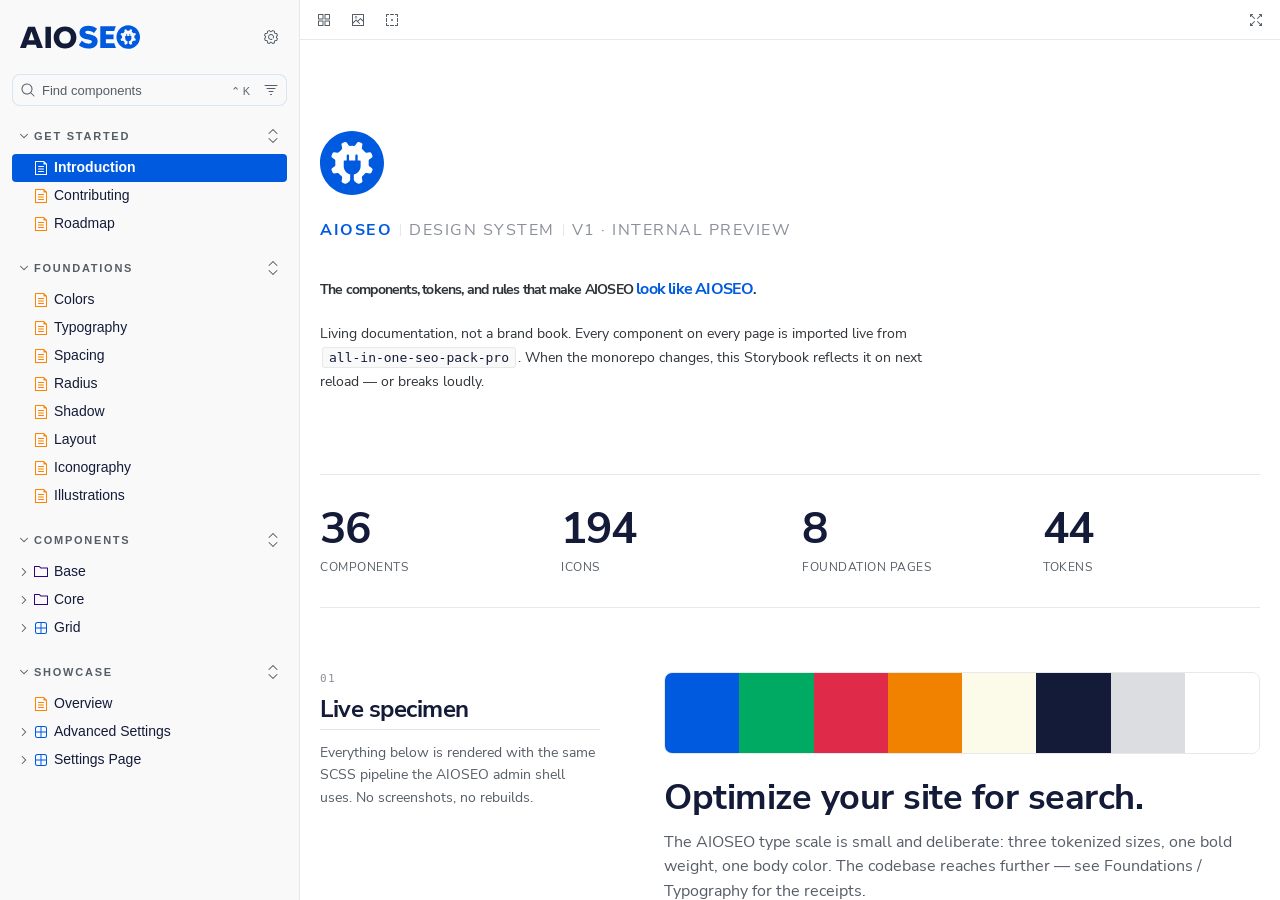
<file: index.html>
<!DOCTYPE html>
<html lang="en">
  <head>
    <meta charset="utf-8" />

    <title>storybook - Storybook</title>
    <meta name="viewport" content="width=device-width, initial-scale=1" />

    
    <link rel="icon" type="image/svg+xml" href="./favicon.svg" />
    
    <style>
      @font-face {
        font-family: 'Nunito Sans';
        font-style: normal;
        font-weight: 400;
        font-display: swap;
        src: url('./sb-common-assets/nunito-sans-regular.woff2') format('woff2');
      }

      @font-face {
        font-family: 'Nunito Sans';
        font-style: italic;
        font-weight: 400;
        font-display: swap;
        src: url('./sb-common-assets/nunito-sans-italic.woff2') format('woff2');
      }

      @font-face {
        font-family: 'Nunito Sans';
        font-style: normal;
        font-weight: 700;
        font-display: swap;
        src: url('./sb-common-assets/nunito-sans-bold.woff2') format('woff2');
      }

      @font-face {
        font-family: 'Nunito Sans';
        font-style: italic;
        font-weight: 700;
        font-display: swap;
        src: url('./sb-common-assets/nunito-sans-bold-italic.woff2') format('woff2');
      }
    </style>

    <link href="./sb-manager/runtime.js" rel="modulepreload" />

    
    <link href="./sb-addons/storybook-core-server-presets-0/common-manager-bundle.js" rel="modulepreload" />
    
    <link href="./sb-addons/docs-1/manager-bundle.js" rel="modulepreload" />
    
    <link href="./sb-addons/a11y-2/manager-bundle.js" rel="modulepreload" />
    
    <link href="./sb-addons/chromatic-com-storybook-3/manager-bundle.js" rel="modulepreload" />
    
    <link href="./sb-addons/storybook-4/manager-bundle.js" rel="modulepreload" />
      
		<link rel="icon" type="image/svg+xml" href="./favicon.svg" />
		<title>AIOSEO Design System</title>
	 

    <style>
      #storybook-root[hidden] {
        display: none !important;
      }
    </style>

    
  </head>
  <body>
    <div id="root"></div>

    
    <script>
      
        
          window['FEATURES'] = {
  "argTypeTargetsV7": true,
  "legacyDecoratorFileOrder": false,
  "disallowImplicitActionsInRenderV8": true,
  "viewport": true,
  "highlight": true,
  "controls": true,
  "interactions": true,
  "actions": true,
  "backgrounds": true,
  "outline": true,
  "measure": true,
  "sidebarOnboardingChecklist": true,
  "componentsManifest": false
};
        
      
        
          window['REFS'] = {};
        
      
        
          window['LOGLEVEL'] = "info";
        
      
        
          window['DOCS_OPTIONS'] = {
  "defaultName": "Docs"
};
        
      
        
          window['CONFIG_TYPE'] = "PRODUCTION";
        
      
        
      
        
      
        
          window['TAGS_OPTIONS'] = {};
        
      
        
          window['STORYBOOK_BUILDER'] = "vite";
        
      
        
          window['STORYBOOK_FRAMEWORK'] = "vue3-vite";
        
      
        
          window['STORYBOOK_RENDERER'] = "vue3";
        
      
        
      
    </script>
    

    <script type="module">
      import './sb-manager/globals-runtime.js';

      
        import './sb-addons/storybook-core-server-presets-0/common-manager-bundle.js';
      
        import './sb-addons/docs-1/manager-bundle.js';
      
        import './sb-addons/a11y-2/manager-bundle.js';
      
        import './sb-addons/chromatic-com-storybook-3/manager-bundle.js';
      
        import './sb-addons/storybook-4/manager-bundle.js';
      

      import './sb-manager/runtime.js';
    </script>
  </body>
</html>
</file>
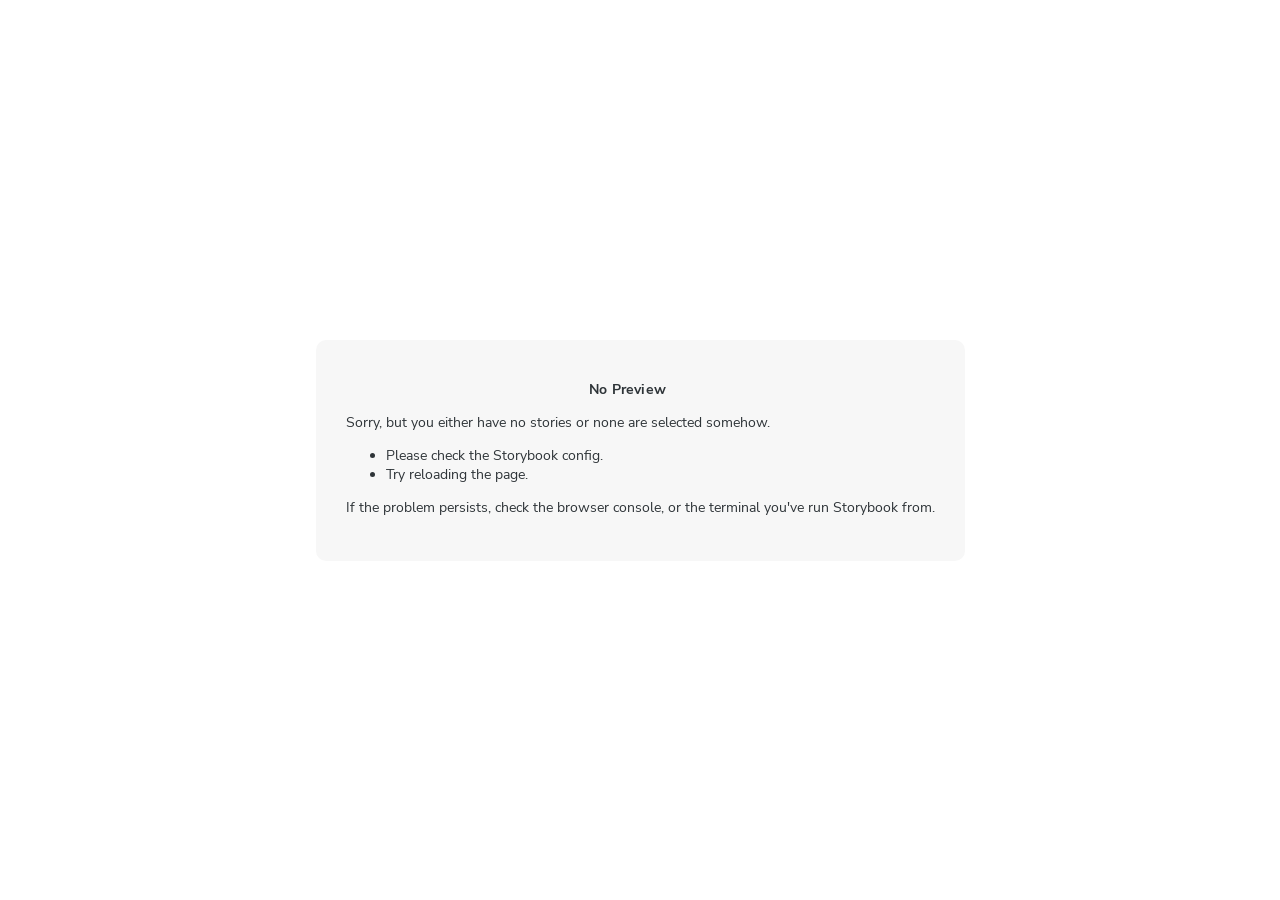
<file: iframe.html>
<!doctype html>
<!--suppress HtmlUnknownTarget -->
<html lang="en">
  <head><script type="module" src="./vite-inject-mocker-entry.js"></script>
    <meta charset="utf-8" />
    <title>Storybook</title>
    <meta name="viewport" content="width=device-width, initial-scale=1" />

    <style>
      @font-face {
        font-family: 'Nunito Sans';
        font-style: normal;
        font-weight: 400;
        font-display: swap;
        src: url('./sb-common-assets/nunito-sans-regular.woff2') format('woff2');
      }

      @font-face {
        font-family: 'Nunito Sans';
        font-style: italic;
        font-weight: 400;
        font-display: swap;
        src: url('./sb-common-assets/nunito-sans-italic.woff2') format('woff2');
      }

      @font-face {
        font-family: 'Nunito Sans';
        font-style: normal;
        font-weight: 700;
        font-display: swap;
        src: url('./sb-common-assets/nunito-sans-bold.woff2') format('woff2');
      }

      @font-face {
        font-family: 'Nunito Sans';
        font-style: italic;
        font-weight: 700;
        font-display: swap;
        src: url('./sb-common-assets/nunito-sans-bold-italic.woff2') format('woff2');
      }
    </style>

    <script>
      window.CONFIG_TYPE = 'PRODUCTION';
      window.LOGLEVEL = 'info';
      window.FRAMEWORK_OPTIONS = {};
      window.CHANNEL_OPTIONS = {};
      window.FEATURES = {"argTypeTargetsV7":true,"legacyDecoratorFileOrder":false,"disallowImplicitActionsInRenderV8":true,"viewport":true,"highlight":true,"controls":true,"interactions":true,"actions":true,"backgrounds":true,"outline":true,"measure":true,"sidebarOnboardingChecklist":true,"componentsManifest":false};
      window.STORIES = [{"titlePrefix":"","directory":"./src/docs","files":"**/*.mdx","importPathMatcher":"^\\.[\\\\/](?:src\\/docs(?:\\/(?!\\.)(?:(?:(?!(?:^|\\/)\\.).)*?)\\/|\\/|$)(?!\\.)(?=.)[^/]*?\\.mdx)$"},{"titlePrefix":"","directory":"./src/foundations","files":"**/*.mdx","importPathMatcher":"^\\.[\\\\/](?:src\\/foundations(?:\\/(?!\\.)(?:(?:(?!(?:^|\\/)\\.).)*?)\\/|\\/|$)(?!\\.)(?=.)[^/]*?\\.mdx)$"},{"titlePrefix":"","directory":"./src/stories","files":"**/*.mdx","importPathMatcher":"^\\.[\\\\/](?:src\\/stories(?:\\/(?!\\.)(?:(?:(?!(?:^|\\/)\\.).)*?)\\/|\\/|$)(?!\\.)(?=.)[^/]*?\\.mdx)$"},{"titlePrefix":"","directory":"./src/stories","files":"**/*.stories.@(ts|js)","importPathMatcher":"^\\.[\\\\/](?:src\\/stories(?:\\/(?!\\.)(?:(?:(?!(?:^|\\/)\\.).)*?)\\/|\\/|$)(?!\\.)(?=.)[^/]*?\\.stories\\.(ts|js))$"},{"titlePrefix":"","directory":"./src/patterns","files":"**/*.mdx","importPathMatcher":"^\\.[\\\\/](?:src\\/patterns(?:\\/(?!\\.)(?:(?:(?!(?:^|\\/)\\.).)*?)\\/|\\/|$)(?!\\.)(?=.)[^/]*?\\.mdx)$"},{"titlePrefix":"","directory":"./src/patterns","files":"**/*.stories.@(ts|js)","importPathMatcher":"^\\.[\\\\/](?:src\\/patterns(?:\\/(?!\\.)(?:(?:(?!(?:^|\\/)\\.).)*?)\\/|\\/|$)(?!\\.)(?=.)[^/]*?\\.stories\\.(ts|js))$"},{"titlePrefix":"","directory":"./src/showcase","files":"**/*.mdx","importPathMatcher":"^\\.[\\\\/](?:src\\/showcase(?:\\/(?!\\.)(?:(?:(?!(?:^|\\/)\\.).)*?)\\/|\\/|$)(?!\\.)(?=.)[^/]*?\\.mdx)$"},{"titlePrefix":"","directory":"./src/showcase","files":"**/*.stories.@(ts|js)","importPathMatcher":"^\\.[\\\\/](?:src\\/showcase(?:\\/(?!\\.)(?:(?:(?!(?:^|\\/)\\.).)*?)\\/|\\/|$)(?!\\.)(?=.)[^/]*?\\.stories\\.(ts|js))$"}];
      window.DOCS_OPTIONS = {"defaultName":"Docs"};
      window.TAGS_OPTIONS = {};

      

      // We do this so that "module && module.hot" etc. in Storybook source code
      // doesn't fail (it will simply be disabled)
      window.module = undefined;
      window.global = window;
    </script>
    <base target="_parent" />

<style>
  /* While we aren't showing the main block yet, but still preparing, we want everything the user has rendered, which may or may not be in #storybook-root, to be display none */
  .sb-show-preparing-story:not(.sb-show-main) > :not(.sb-preparing-story) {
    display: none;
  }

  .sb-show-preparing-docs:not(.sb-show-main) > :not(.sb-preparing-docs) {
    display: none;
  }

  /* Hide our own blocks when we aren't supposed to be showing them */
  :not(.sb-show-preparing-story) > .sb-preparing-story,
  :not(.sb-show-preparing-docs) > .sb-preparing-docs,
  :not(.sb-show-nopreview) > .sb-nopreview,
  :not(.sb-show-errordisplay) > .sb-errordisplay {
    display: none;
  }

  .sb-show-main.sb-main-centered {
    margin: 0;
    display: flex;
    align-items: center;
    min-height: 100vh;
  }

  .sb-show-main.sb-main-centered #storybook-root {
    box-sizing: border-box;
    margin: auto;
    padding: 1rem;
    max-height: 100%;
    /* Hack for centering correctly in IE11 */
  }

  /* Vertical centering fix for IE11 */
  @media screen and (-ms-high-contrast: none), (-ms-high-contrast: active) {
    .sb-show-main.sb-main-centered:after {
      content: '';
      min-height: inherit;
      font-size: 0;
    }
  }

  .sb-show-main.sb-main-fullscreen {
    margin: 0;
    padding: 0;
    display: block;
  }

  .sb-show-main.sb-main-padded {
    margin: 0;
    padding: 1rem;
    display: block;
    box-sizing: border-box;
  }

  .sb-wrapper {
    position: fixed;
    top: 0;
    bottom: 0;
    left: 0;
    right: 0;
    box-sizing: border-box;

    padding: 40px;
    font-family:
      'Nunito Sans',
      -apple-system,
      '.SFNSText-Regular',
      'San Francisco',
      BlinkMacSystemFont,
      'Segoe UI',
      'Helvetica Neue',
      Helvetica,
      Arial,
      sans-serif;
    -webkit-font-smoothing: antialiased;
    overflow: auto;
  }

  @media (max-width: 700px) {
    .sb-wrapper {
      padding: 20px;
    }
  }

  @media (max-width: 500px) {
    .sb-wrapper {
      padding: 10px;
    }
  }

  .sb-heading {
    font-size: 14px;
    font-weight: 600;
    letter-spacing: 0.2px;
    margin: 10px 0;
    padding-right: 25px;
  }

  .sb-nopreview {
    display: flex;
    align-content: center;
    justify-content: center;
    box-sizing: border-box;
  }

  .sb-nopreview_main {
    margin: auto;
    padding: 30px;
    border-radius: 10px;
    background: rgb(247, 247, 247);
    color: rgb(46, 52, 56);
  }

  .sb-nopreview_main * {
    background: rgb(247, 247, 247);
    color: rgb(46, 52, 56);
  }

  .sb-nopreview_heading {
    text-align: center;
  }

  .sb-errordisplay {
    background: #f6f9fc;
    color: black;
    z-index: 999999;
    width: 100vw;
    min-height: 100vh;
    box-sizing: border-box;
  }

  .sb-errordisplay_main {
    margin: auto;
    padding: 24px;
    display: flex;
    box-sizing: border-box;

    flex-direction: column;
    min-height: 100%;
    width: 100%;
    border-radius: 6px;
    background: white;
    color: black;
    border: 1px solid #ff0000;
    box-shadow: 0 0 64px rgba(0, 0, 0, 0.1);
    gap: 24px;
  }

  .sb-errordisplay_main ol {
    padding-left: 18px;
    margin: 0;
  }

  /* Redefine colors to ensure readability regardless of user-provided * selectors. */
  .sb-errordisplay_main * {
    background: white;
    color: black;
  }

  /* Exclude error code block from the universal reset to preserve ANSI colors and dark theme */
  .sb-errordisplay_main .sb-errordisplay_code,
  .sb-errordisplay_main .sb-errordisplay_code * {
    background: #242424;
    color: #c6c6c6;
  }

  .sb-errordisplay_main h1 {
    font-family: inherit;
    font-size: 22px;
    font-weight: 400;
    line-height: 30px;
    margin: 0;
  }

  .sb-errordisplay_main h1::before {
    content: '';
    display: inline-block;
    width: 12px;
    height: 12px;
    background: #ff4400;
    border-radius: 50%;
    margin-right: 8px;
  }

  .sb-errordisplay_main p,
  .sb-errordisplay_main ol {
    font-family: inherit;
    font-size: 14px;
    font-weight: 400;
    line-height: 19px;
    margin: 0;
  }

  .sb-errordisplay_main li + li {
    margin: 0;
    padding: 0;
    padding-top: 12px;
  }

  .sb-errordisplay_main a {
    color: currentColor;
  }

  .sb-errordisplay_main .sb-errordisplay_code {
    padding: 10px;
    flex: 1;
    background: #242424;
    color: #c6c6c6;
    box-sizing: border-box;

    font-size: 14px;
    font-weight: 400;
    line-height: 19px;
    border-radius: 4px;

    font-family:
      'Operator Mono', 'Fira Code Retina', 'Fira Code', 'FiraCode-Retina', 'Andale Mono',
      'Lucida Console', Consolas, Monaco, monospace;
    margin: 0;
    overflow: auto;
  }

  .sb-errordisplay_main .sb-errordisplay_code code {
    background-color: inherit;
    color: inherit;
  }

  .sb-errordisplay_main .sb-errordisplay_code {
    white-space: pre-wrap;
  }

  @-webkit-keyframes sb-rotate360 {
    from {
      transform: rotate(0deg);
    }

    to {
      transform: rotate(360deg);
    }
  }

  @keyframes sb-rotate360 {
    from {
      transform: rotate(0deg);
    }

    to {
      transform: rotate(360deg);
    }
  }

  @-webkit-keyframes sb-glow {
    0%,
    100% {
      opacity: 1;
    }

    50% {
      opacity: 0.4;
    }
  }

  @keyframes sb-glow {
    0%,
    100% {
      opacity: 1;
    }

    50% {
      opacity: 0.4;
    }
  }

  /* We display the preparing loaders *over* the rendering story */
  .sb-preparing-story,
  .sb-preparing-docs {
    background-color: white;
    /* Maximum possible z-index. It would be better to use stacking contexts to ensure it's always
    on top, but this isn't possible as it would require making CSS changes that could affect user code */
    z-index: 2147483647;
  }

  .sb-loader {
    -webkit-animation: sb-rotate360 0.7s linear infinite;
    animation: sb-rotate360 0.7s linear infinite;
    border-color: rgba(97, 97, 97, 0.29);
    border-radius: 50%;
    border-style: solid;
    border-top-color: #646464;
    border-width: 2px;
    display: inline-block;
    height: 32px;
    left: 50%;
    margin-left: -16px;
    margin-top: -16px;
    mix-blend-mode: difference;
    overflow: hidden;
    position: absolute;
    top: 50%;
    transition: all 200ms ease-out;
    vertical-align: top;
    width: 32px;
    z-index: 4;
  }

  .sb-previewBlock {
    background: #fff;
    border: 1px solid rgba(0, 0, 0, 0.1);
    border-radius: 4px;
    box-shadow: rgba(0, 0, 0, 0.1) 0 1px 3px 0;
    margin: 25px auto 40px;
    max-width: 600px;
  }

  .sb-previewBlock_header {
    align-items: center;
    box-shadow: rgba(0, 0, 0, 0.1) 0 -1px 0 0 inset;
    display: flex;
    gap: 14px;
    height: 40px;
    padding: 0 12px;
  }

  .sb-previewBlock_icon {
    -webkit-animation: sb-glow 1.5s ease-in-out infinite;
    animation: sb-glow 1.5s ease-in-out infinite;
    background: #e6e6e6;
    height: 14px;
    width: 14px;
  }

  .sb-previewBlock_icon:last-child {
    margin-left: auto;
  }

  .sb-previewBlock_body {
    -webkit-animation: sb-glow 1.5s ease-in-out infinite;
    animation: sb-glow 1.5s ease-in-out infinite;
    height: 182px;
    position: relative;
  }

  .sb-argstableBlock {
    border-collapse: collapse;
    border-spacing: 0;
    font-size: 13px;
    line-height: 20px;
    margin: 25px auto 40px;
    max-width: 600px;
    text-align: left;
    width: 100%;
  }

  .sb-argstableBlock th:first-of-type,
  .sb-argstableBlock td:first-of-type {
    padding-left: 20px;
  }

  .sb-argstableBlock th:nth-of-type(2),
  .sb-argstableBlock td:nth-of-type(2) {
    width: 35%;
  }

  .sb-argstableBlock th:nth-of-type(3),
  .sb-argstableBlock td:nth-of-type(3) {
    width: 15%;
  }

  .sb-argstableBlock th:last-of-type,
  .sb-argstableBlock td:last-of-type {
    width: 25%;
    padding-right: 20px;
  }

  .sb-argstableBlock th span,
  .sb-argstableBlock td span {
    -webkit-animation: sb-glow 1.5s ease-in-out infinite;
    animation: sb-glow 1.5s ease-in-out infinite;
    background-color: rgba(0, 0, 0, 0.1);
    border-radius: 0;
    box-shadow: none;
    color: transparent;
  }

  .sb-argstableBlock th {
    padding: 10px 15px;
  }

  .sb-argstableBlock-body {
    border-radius: 4px;
    box-shadow:
      rgba(0, 0, 0, 0.1) 0 1px 3px 1px,
      rgba(0, 0, 0, 0.065) 0 0 0 1px;
  }

  .sb-argstableBlock-body tr {
    background: transparent;
    overflow: hidden;
  }

  .sb-argstableBlock-body tr:not(:first-child) {
    border-top: 1px solid #e6e6e6;
  }

  .sb-argstableBlock-body tr:first-child td:first-child {
    border-top-left-radius: 4px;
  }

  .sb-argstableBlock-body tr:first-child td:last-child {
    border-top-right-radius: 4px;
  }

  .sb-argstableBlock-body tr:last-child td:first-child {
    border-bottom-left-radius: 4px;
  }

  .sb-argstableBlock-body tr:last-child td:last-child {
    border-bottom-right-radius: 4px;
  }

  .sb-argstableBlock-body td {
    background: #fff;
    padding-bottom: 10px;
    padding-top: 10px;
    vertical-align: top;
  }

  .sb-argstableBlock-body td:not(:first-of-type) {
    padding-left: 15px;
    padding-right: 15px;
  }

  .sb-argstableBlock-body button {
    -webkit-animation: sb-glow 1.5s ease-in-out infinite;
    animation: sb-glow 1.5s ease-in-out infinite;
    background-color: rgba(0, 0, 0, 0.1);
    border: 0;
    border-radius: 0;
    box-shadow: none;
    color: transparent;
    display: inline;
    font-size: 12px;
    line-height: 1;
    padding: 10px 16px;
  }

  .sb-argstableBlock-summary {
    margin-top: 4px;
  }

  .sb-argstableBlock-code {
    margin-right: 4px;
    margin-bottom: 4px;
    padding: 2px 5px;
  }

  .sb-sr-only,
  .sb-hidden-until-focus:not(:focus) {
    position: absolute;
    width: 1px;
    height: 1px;
    padding: 0px;
    margin: -1px;
    overflow: hidden;
    clip: rect(0, 0, 0, 0);
    border: none;
  }

  .sb-hidden-until-focus {
    opacity: 0;
    transition: opacity 150ms ease-out;
  }

  .sb-hidden-until-focus:focus {
    opacity: 1;
  }
</style>

<script>
  /* globals window */
  try {
    if (window.top !== window) {
      window.__REACT_DEVTOOLS_GLOBAL_HOOK__ = window.top.__REACT_DEVTOOLS_GLOBAL_HOOK__;
      window.__VUE_DEVTOOLS_GLOBAL_HOOK__ = window.top.__VUE_DEVTOOLS_GLOBAL_HOOK__;
      window.top.__VUE_DEVTOOLS_CONTEXT__ = window.document;
    }
  } catch (e) {
    // eslint-disable-next-line no-console
    console.warn('unable to connect to top frame for connecting dev tools');
  }
</script>

    <script type="module" crossorigin src="./assets/iframe-D8aQDl12.js"></script>
    <link rel="modulepreload" crossorigin href="./assets/chunk-DnJy8xQt.js">
    <link rel="modulepreload" crossorigin href="./assets/preload-helper-LBg5O6gp.js">
    <link rel="stylesheet" crossorigin href="./assets/iframe-CIwsdofs.css">
  </head>

  <body>
    <div class="sb-preparing-story sb-wrapper">
  <div class="sb-loader"></div>
</div>

<div class="sb-preparing-docs sb-wrapper">
  <div class="sb-previewBlock">
    <div class="sb-previewBlock_header">
      <div class="sb-previewBlock_icon"></div>
      <div class="sb-previewBlock_icon"></div>
      <div class="sb-previewBlock_icon"></div>
      <div class="sb-previewBlock_icon"></div>
    </div>
    <div class="sb-previewBlock_body">
      <div class="sb-loader"></div>
    </div>
  </div>
  <table aria-hidden="true" class="sb-argstableBlock">
    <thead class="sb-argstableBlock-head">
      <tr>
        <th><span>Name</span></th>
        <th><span>Description</span></th>
        <th><span>Default</span></th>
        <th><span>Control </span></th>
      </tr>
    </thead>
    <tbody class="sb-argstableBlock-body">
      <tr>
        <td><span>propertyName</span><span title="Required">*</span></td>
        <td>
          <div><span>This is a short description</span></div>
          <div class="sb-argstableBlock-summary">
            <div><span class="sb-argstableBlock-code">summary</span></div>
          </div>
        </td>
        <td>
          <div><span class="sb-argstableBlock-code">defaultValue</span></div>
        </td>
        <td><button>Set string</button></td>
      </tr>
      <tr>
        <td><span>propertyName</span><span>*</span></td>
        <td>
          <div><span>This is a short description</span></div>
          <div class="sb-argstableBlock-summary">
            <div><span class="sb-argstableBlock-code">summary</span></div>
          </div>
        </td>
        <td>
          <div><span class="sb-argstableBlock-code">defaultValue</span></div>
        </td>
        <td><button>Set string</button></td>
      </tr>
      <tr>
        <td><span>propertyName</span><span>*</span></td>
        <td>
          <div><span>This is a short description</span></div>
          <div class="sb-argstableBlock-summary">
            <div><span class="sb-argstableBlock-code">summary</span></div>
          </div>
        </td>
        <td>
          <div><span class="sb-argstableBlock-code">defaultValue</span></div>
        </td>
        <td><button>Set string</button></td>
      </tr>
    </tbody>
  </table>
</div>

<div class="sb-nopreview sb-wrapper">
  <div class="sb-nopreview_main">
    <h1 class="sb-nopreview_heading sb-heading">No Preview</h1>
    <p>Sorry, but you either have no stories or none are selected somehow.</p>
    <ul>
      <li>Please check the Storybook config.</li>
      <li>Try reloading the page.</li>
    </ul>
    <p>
      If the problem persists, check the browser console, or the terminal you've run Storybook from.
    </p>
  </div>
</div>

<div class="sb-errordisplay sb-wrapper">
  <div class="sb-errordisplay_main">
    <h1 id="error-message"></h1>
    <p>
      The component failed to render properly, likely due to a configuration issue in Storybook.
      Here are some common causes and how you can address them:
    </p>
    <ol>
      <li>
        <strong>Missing Context/Providers</strong>: You can use decorators to supply specific
        contexts or providers, which are sometimes necessary for components to render correctly. For
        detailed instructions on using decorators, please visit the
        <a href="https://storybook.js.org/docs/writing-stories/decorators"
          >Decorators documentation</a
        >.
      </li>
      <li>
        <strong>Misconfigured Webpack or Vite</strong>: Verify that Storybook picks up all necessary
        settings for loaders, plugins, and other relevant parameters. You can find step-by-step
        guides for configuring
        <a href="https://storybook.js.org/docs/builders/webpack">Webpack</a> or
        <a href="https://storybook.js.org/docs/builders/vite">Vite</a>
        with Storybook.
      </li>
      <li>
        <strong>Missing Environment Variables</strong>: Your Storybook may require specific
        environment variables to function as intended. You can set up custom environment variables
        as outlined in the
        <a href="https://storybook.js.org/docs/configure/environment-variables"
          >Environment Variables documentation</a
        >.
      </li>
    </ol>
    <pre class="sb-errordisplay_code"><code id="error-stack"></code></pre>
  </div>
</div>

    <div id="storybook-root"></div>
    <div id="storybook-docs"></div>
    <script>
      function __onViteAppLoadingError(event) {
        const hostname = globalThis.location.hostname;
        if (hostname !== 'localhost' && globalThis.CONFIG_TYPE === 'DEVELOPMENT') {
          const message = `Failed to load the Storybook preview file 'vite-app.js':

      It looks like you're visiting the Storybook development server on another hostname than localhost: '${hostname}', but you haven't configured the necessary security features to support this.
      Please re-run your Storybook development server with the '--host ${hostname}' flag, or manually configure your Vite allowedHosts configuration with viteFinal.

      See:`;
          const docs = [
            'https://storybook.js.org/docs/api/cli-options#dev',
            'https://storybook.js.org/docs/api/main-config/main-config-vite-final',
            'https://vite.dev/config/server-options.html#server-allowedhosts',
          ];
          console.error(`${message}\n${docs.map((doc) => `- ${doc}`).join('\n')}`);

          document.getElementById('storybook-root').innerHTML =
            `<p style="color: red; max-width: 70ch">${message.replaceAll(
              '\n',
              '<br/>'
            )}<ul>${docs.map((doc) => `<li><a href='${doc}' target='_blank'>${doc}</a></li>`).join('')}</ul></p>`;
          return;
        }
      }
    </script>
  </body>
</html>
</file>
<file: assets/iframe-CIwsdofs.css>
.aioseo-loading-spinner{width:35px;height:35px;position:absolute}.edit-post-sidebar .aioseo-loading-spinner,.editor-sidebar .aioseo-loading-spinner{margin-left:auto;margin-right:auto}.aioseo-loading-spinner .double-bounce1,.aioseo-loading-spinner .double-bounce2{opacity:.6;background-color:#fff;border-radius:50%;width:100%;height:100%;animation:1.3s ease-in-out infinite sk-bounce;position:absolute;top:0;left:0}.aioseo-loading-spinner.dark .double-bounce1,.aioseo-loading-spinner.dark .double-bounce2{background-color:#8c8f9a}.aioseo-loading-spinner .double-bounce2{animation-delay:-.65s}@-webkit-keyframes sk-bounce{0%,to{-webkit-transform:scale(0)}50%{-webkit-transform:scale(1)}}@keyframes sk-bounce{0%,to{transform:scale(0)}50%{transform:scale(1)}}.aioseo-button{cursor:pointer;color:#141b38;white-space:nowrap;letter-spacing:normal;border-radius:4px;flex-shrink:0;justify-content:center;align-items:center;height:48px;padding:0 20px;font-family:inherit;font-size:16px;line-height:1;text-decoration:none;transition:background-color .2s;display:inline-flex;position:relative;font-weight:600!important}.aioseo-button.small,.aioseo-button.small-table{height:32px;padding:0 14px;font-size:12px}.aioseo-button.small .aioseo-loading-spinner,.aioseo-button.small-table .aioseo-loading-spinner{width:27px;height:27px}.aioseo-button.small-table{border-radius:3px}.aioseo-button.medium{height:40px;padding:0 16px;font-size:14px}.aioseo-button.medium .aioseo-loading-spinner{width:35px;height:35px}.aioseo-button.xl{border-radius:4px;height:66px;padding:0 48px;font-size:18px}.aioseo-button.gray{color:#141b38;background-color:#f3f4f5;border:1px solid #dcdde1}.aioseo-button.gray:hover{color:#141b38;background-color:#fff}.aioseo-button.gray:active{background-color:#f3f4f5}.aioseo-button.green{color:#fff;background-color:#00aa63;border:1px solid #00aa63}.aioseo-button.green:hover{background-color:#07c575;border-color:#07c575}.aioseo-button.green:active{background-color:#15955f;border-color:#15955f}.aioseo-button.blue{color:#fff;background-color:#005ae0;border:1px solid #005ae0}.aioseo-button.blue:hover{background-color:#1a82ea;border-color:#1a82ea}.aioseo-button.blue:active{background-color:#004f9d;border-color:#004f9d}.aioseo-button.wp-blue{color:#005ae0;background-color:#f3f5f6;border:1px solid #005ae0}.aioseo-button.wp-blue:hover{color:#fff;background-color:#1a82ea;border-color:#1a82ea}.aioseo-button.wp-blue:active{color:#fff;background-color:#004f9d;border-color:#004f9d}.aioseo-button.black{color:#fff;background-color:#434960;border:1px solid #434960}.aioseo-button.black:hover{background-color:#2c324c;border-color:#2c324c}.aioseo-button.black:active{background-color:#141b38;border-color:#141b38}.aioseo-button.red{color:#fff;background-color:#df2a4a;border:1px solid #df2a4a}.aioseo-button.red:hover,.aioseo-button.red:active{background-color:#ab2039;border-color:#ab2039}.aioseo-button[disabled].loading{overflow:hidden}.aioseo-button[disabled].loading.blue{color:#004f9d;background-color:#004f9d;border-color:#004f9d}.aioseo-button[disabled].loading.blue svg{color:#004f9d}.aioseo-button[disabled].loading.blue:hover{color:#004f9d;background-color:#004f9d}.aioseo-button[disabled].loading.green{color:#15955f;background-color:#15955f;border-color:#15955f}.aioseo-button[disabled].loading.green svg{color:#15955f}.aioseo-button[disabled].loading.green:hover{color:#15955f;background-color:#15955f}.aioseo-button[disabled].loading.gray{color:#f3f4f5;background-color:#f3f4f5;border-color:#f3f4f5}.aioseo-button[disabled].loading.gray svg{color:#f3f4f5}.aioseo-button[disabled].loading.gray:hover{color:#f3f4f5;background-color:#f3f4f5}.aioseo-button[disabled].loading.black{color:#141b38;background-color:#141b38;border-color:#141b38}.aioseo-button[disabled].loading.black svg{color:#141b38}.aioseo-button[disabled].loading.black:hover{color:#141b38;background-color:#141b38}.aioseo-button:disabled,.aioseo-button.disabled{color:#8c8f9a;cursor:default;background-color:#f3f4f5;border:1px solid #dcdde1}.aioseo-button:disabled.gray:hover:not(.loading),.aioseo-button.disabled.gray:hover:not(.loading){color:#8c8f9a}.aioseo-button:disabled.wp-blue,.aioseo-button.disabled.wp-blue{background-color:#f7f7f7;border-color:#ddd}.aioseo-button:disabled.wp-blue:hover,.aioseo-button.disabled.wp-blue:hover{color:#8c8f9a;border-color:#ddd}.aioseo-button:disabled:hover,.aioseo-button.disabled:hover{background-color:#f3f4f5;border-color:#dcdde1}.aioseo-button.disabled{pointer-events:none}.aioseo-button .new-badge{text-align:center;color:#fff;background:#df2a4a;border-radius:5px;padding:5px;font-size:10px;position:absolute;top:-10px;right:-10px}.aioseo-alert{color:#141b38;border-radius:3px;padding:12px;font-size:16px;line-height:24px;position:relative}.aioseo-alert.medium{padding:8px 12px;font-size:14px;line-height:22px}.aioseo-alert.small{padding:8px;font-size:14px;line-height:22px}.aioseo-alert.smaller{padding:6px;font-size:12px;line-height:18px}.aioseo-alert .aioseo-alert-close{cursor:pointer;border-radius:50%;place-content:center;width:18px;height:18px;padding:5px;display:inline-flex;position:absolute;top:-9px;right:-9px}.aioseo-alert .aioseo-alert-close svg{width:100%;height:100%;margin:0!important}.aioseo-alert.blue{background-color:#f2f7fd;border:1px solid #005ae0}.aioseo-alert.blue .aioseo-alert-close{color:#fff;background-color:#005ae0}.aioseo-alert.blue .aioseo-alert-close:hover{background-color:#1a82ea}.aioseo-alert.green{background-color:#f2fdf8;border:1px solid #00aa63}.aioseo-alert.green .aioseo-alert-close{color:#fff;background-color:#00aa63}.aioseo-alert.green .aioseo-alert-close:hover{background-color:#07c575}.aioseo-alert.red{background-color:#fbe9ec;border:1px solid #df2a4a}.aioseo-alert.red .aioseo-alert-close{color:#fff;background-color:#df2a4a}.aioseo-alert.red .aioseo-alert-close:hover{background-color:#ab2039}.aioseo-alert.yellow{background-color:#fcfae8;border:1px solid #f18200}.aioseo-alert.yellow .aioseo-alert-close{color:#fff;background-color:#f18200}.aioseo-alert.no-border{border-width:0}.aioseo-alert.text-center{text-align:center}.aioseo-input-container{width:100%;position:relative}.aioseo-input-container .aioseo-input{width:100%}.aioseo-input-container .aioseo-input.file{margin:0;padding:0;position:absolute;inset:0;overflow:hidden}.aioseo-input-container .aioseo-input.file input[type=file]{cursor:pointer;opacity:0;margin:0;padding:0;position:absolute;inset:0}.aioseo-input-container .aioseo-input.file input[type=file]::-webkit-file-upload-button{visibility:hidden}.aioseo-input-container .aioseo-input.file input[type=file]:focus{box-shadow:none}.aioseo-input-container .aioseo-input input{color:#141b38;background-color:#fff;border:1px solid #d0d1d7;border-radius:3px;width:100%;height:48px;margin:0;padding:12px 16px;font-size:16px;line-height:24px;position:relative;overflow:hidden}.aioseo-input-container .aioseo-input input:disabled{background:#f9f9fa}.aioseo-input-container .aioseo-input input:focus{border-color:#005ae0;box-shadow:0 0 0 1px #005ae0}.aioseo-input-container .aioseo-input input::placeholder{color:#8c8f9a}.aioseo-input-container .aioseo-input input.prepend{padding-left:50px}.aioseo-input-container .aioseo-input input.append{padding-right:50px}.aioseo-input-container .aioseo-input input.small{height:32px;padding:7px 8px;font-size:12px;line-height:18px}.aioseo-input-container .aioseo-input input.small.prepend{padding-left:30px}.aioseo-input-container .aioseo-input input.small.append{padding-right:30px}.aioseo-input-container .aioseo-input input.medium{height:40px;padding:9px 12px;font-size:14px;line-height:22px}.aioseo-input-container .aioseo-input input.medium.prepend{padding-left:35px}.aioseo-input-container .aioseo-input input.medium.append{padding-right:35px}.aioseo-input-container .aioseo-input.aioseo-active input{border-color:#00aa63}.aioseo-input-container .aioseo-input.aioseo-active input:active,.aioseo-input-container .aioseo-input.aioseo-active input:focus{box-shadow:0 0 0 1px #00aa63}.aioseo-input-container .aioseo-input.aioseo-active .prepend-icon,.aioseo-input-container .aioseo-input.aioseo-active .append-icon{color:#00aa63}.aioseo-input-container .aioseo-input.aioseo-error input,.aioseo-error .aioseo-input-container .aioseo-input input{border-color:#df2a4a}.aioseo-input-container .aioseo-input.aioseo-error input:active,.aioseo-input-container .aioseo-input.aioseo-error input:focus,.aioseo-error .aioseo-input-container .aioseo-input input:active,.aioseo-error .aioseo-input-container .aioseo-input input:focus{box-shadow:0 0 0 1px #df2a4a}.aioseo-input-container .aioseo-input.aioseo-error .prepend-icon,.aioseo-input-container .aioseo-input.aioseo-error .append-icon,.aioseo-error .aioseo-input-container .aioseo-input .prepend-icon,.aioseo-error .aioseo-input-container .aioseo-input .append-icon{color:#df2a4a}.aioseo-input-container .aioseo-input.aioseo-warning input{border-color:#f18200}.aioseo-input-container .aioseo-input.aioseo-warning input:active,.aioseo-input-container .aioseo-input.aioseo-warning input:focus{box-shadow:0 0 0 1px #f18200}.aioseo-input-container .aioseo-input.aioseo-warning .prepend-icon,.aioseo-input-container .aioseo-input.aioseo-warning .append-icon{color:#f18200}.aioseo-input-container .aioseo-input .prepend-icon{color:#d0d1d7;z-index:1;align-items:center;width:30px;height:100%;display:flex;position:absolute;top:0;left:10px}.aioseo-input-container .aioseo-input .prepend-icon svg{width:30px;height:30px}.aioseo-input-container .aioseo-input .prepend-icon.small{width:20px}.aioseo-input-container .aioseo-input .prepend-icon.small svg{width:10px;height:10px}.aioseo-input-container .aioseo-input .prepend-icon.medium{width:15px}.aioseo-input-container .aioseo-input .prepend-icon.medium svg{width:15px;height:15px}.aioseo-input-container .aioseo-input .append-icon{color:#d0d1d7;z-index:1;align-items:center;height:100%;display:flex;position:absolute;top:0;right:10px}.aioseo-input-container .aioseo-input .append-icon svg{width:30px;height:30px}.aioseo-input-container .aioseo-input .append-icon.small{width:10px}.aioseo-input-container .aioseo-input .append-icon.medium{width:15px}.aioseo-input-container .aioseo-input .append-icon.clickable{cursor:pointer;color:#434960;background:#f3f4f5;border:1px solid #d0d1d7;border-radius:0 3px 3px 0;width:30px;padding:0 5px;right:0}.aioseo-input-container .aioseo-input .append-icon.clickable.small{width:15px}.aioseo-input-container .aioseo-input .append-icon.clickable.medium{width:40px;padding:0 10px}.aioseo-input-container .aioseo-input-error{margin-top:10px}.aioseo-toggle{color:#141b38;vertical-align:middle;align-items:center;display:inline-flex}.aioseo-toggle:active,.aioseo-toggle:focus{outline:2px solid #0000}.aioseo-toggle.disabled{pointer-events:none}.aioseo-toggle.disabled .toggle-content{opacity:.5}.aioseo-toggle .toggle-content{width:32px;height:18px;margin-right:8px;display:inline-block;position:relative}.aioseo-toggle .toggle-content input{display:none}.aioseo-toggle .toggle-content input:checked+.toggle-switch{background-color:#005ae0;border:1px solid #005ae0}.aioseo-toggle .toggle-content input:checked+.toggle-switch:focus{outline:2px solid #0000}.aioseo-toggle .toggle-content input:checked+.toggle-switch:before{background-color:#fff;transform:translate(13px)}.aioseo-toggle .toggle-content input:focus+.toggle-switch{outline:2px solid #0000;box-shadow:0 0 1px #005ae0}.aioseo-toggle .toggle-content .toggle-switch{cursor:pointer;background-color:#fff;border:1px solid #d0d1d7;border-radius:16px;transition:all .2s;position:absolute;inset:0}.aioseo-toggle .toggle-content .toggle-switch:before{content:"";background-color:#d0d1d7;border-radius:50%;width:12px;height:12px;transition:all .2s;position:absolute;bottom:2px;left:3px}.aioseo-radio-toggle{align-items:center;height:40px;display:flex}.aioseo-radio-toggle div{height:100%}.aioseo-radio-toggle.inline{display:inline-flex}.aioseo-radio-toggle div:first-child{border-radius:3px 0 0 3px;overflow:hidden}.aioseo-radio-toggle div:first-child label{border-radius:3px 0 0 3px}.aioseo-radio-toggle div:last-child{border-radius:0 3px 3px 0;overflow:hidden}.aioseo-radio-toggle div:last-child label{border-radius:0 3px 3px 0}.aioseo-radio-toggle input{clip:rect(0, 0, 0, 0);border:0;width:1px;height:1px;overflow:hidden;position:absolute!important}.aioseo-radio-toggle input:checked+label{color:#fff;background-color:#005ae0}.aioseo-radio-toggle input:checked+label.dark{color:#fff;background-color:#434960}.aioseo-radio-toggle label{color:#141b38;background-color:#e8e8eb;flex-direction:column;justify-content:center;align-items:center;height:100%;padding:6px 14px;font-size:14px;font-weight:600;line-height:1;transition:all .1s ease-in-out;display:flex;position:relative}.aioseo-radio-toggle label.disabled{cursor:default;pointer-events:none;opacity:.5}.aioseo-radio-toggle label:hover{cursor:pointer;background-color:#dadadf}.aioseo-radio-toggle label p{margin:0;position:absolute;bottom:15px}.aioseo-radio-toggle.small{height:32px}.aioseo-radio-toggle.small label{padding:6px 14px;font-size:12px}.aioseo-radio-toggle.circle{height:36px}.aioseo-radio-toggle.circle label{color:#8c8f9a;background:#fff}.aioseo-radio-toggle.circle input+label{border-radius:50%;width:36px;height:36px;padding:8px}.aioseo-radio-toggle.circle input:checked+label{color:#2c324c;background:#e8e8eb}[dir] .aioseo-radio-toggle.circle label{color:#8c8f9a;background:#fff}[dir] .aioseo-radio-toggle.circle input+label{border-radius:50%;width:36px;height:36px;padding:8px}[dir] .aioseo-radio-toggle.circle input:checked+label{color:#2c324c;background:#e8e8eb}@keyframes spinning{0%{transform:rotate(0)}to{transform:rotate(2turn)}}.aioseo-select{height:48px}.aioseo-select.multiselect--disabled .multiselect__select{background:0 0}.aioseo-select .multiselect__select{justify-content:center;align-items:center;min-height:40px;display:flex}.aioseo-select .multiselect__select:before{display:none}.aioseo-select .multiselect__select svg.aioseo-caret{color:#141b38;width:18px;height:18px;transition:transform .3s}.aioseo-select .multiselect__tags{border:1px solid #d0d1d7;border-radius:3px;flex-direction:column;justify-content:center;padding:16px 40px 16px 16px;display:flex;pointer-events:none!important}.aioseo-select .multiselect__tags .multiselect__spinner{border:2px solid #0000;height:calc(100% - 2px)}.aioseo-select .multiselect__tags .multiselect__spinner:after,.aioseo-select .multiselect__tags .multiselect__spinner:before{border-top-color:#434960}.aioseo-select .multiselect__tags .multiselect__tag-remove{pointer-events:auto!important}.aioseo-select .multiselect__tags .multiselect__single{color:#141b38;white-space:nowrap;text-overflow:ellipsis;margin:0;padding:0;font-size:14px;display:inline-flex;overflow:hidden}.aioseo-select .multiselect__tags .multiselect__placeholder{color:#8c8f9a;margin:0;padding:0;font-size:14px;line-height:20px}.aioseo-select .multiselect__tags .multiselect__input{color:#141b38;border:none;border-radius:0;min-height:auto;margin:0 10px 0 0;padding:0;font-size:14px;line-height:20px}.aioseo-select .multiselect__tags .multiselect__input::placeholder{font-weight:inherit;text-transform:none;letter-spacing:inherit}.aioseo-select .multiselect__tags .multiselect__input:focus{box-shadow:none;border:none;outline:0}.aioseo-select .multiselect__tags .multiselect__input::placeholder{color:#8c8f9a}.aioseo-select .multiselect__tags .multiselect__tags-wrap{flex-wrap:wrap;align-items:center;gap:6px;display:flex}.aioseo-select .multiselect__tags .multiselect__tags-wrap .multiselect__tag{color:#434960;background-color:#f3f4f5;flex-shrink:0;align-items:center;height:24px;margin:0 3px 0 0;padding:0;font-size:14px;font-weight:600;display:inline-flex}.aioseo-select .multiselect__tags .multiselect__tags-wrap .multiselect__tag .multiselect__tag-value{padding:0 5px 0 10px}.aioseo-select .multiselect__tags .multiselect__tags-wrap .multiselect__tag .multiselect__tag-remove{cursor:pointer;background-color:#f3f4f5;align-items:center;height:100%;padding:0 10px;display:flex;pointer-events:all!important}.aioseo-select .multiselect__tags .multiselect__tags-wrap .multiselect__tag .multiselect__tag-remove:hover{color:#fff;background-color:#434960}.aioseo-select .multiselect__tags .multiselect__tags-wrap .multiselect__tag .multiselect__tag-remove:hover svg.aioseo-close{color:#fff}.aioseo-select .multiselect__tags .multiselect__tags-wrap .multiselect__tag .multiselect__tag-remove svg.aioseo-close{color:#434960;width:10px;height:10px}.aioseo-error .aioseo-select .multiselect__tags{border-color:#df2a4a}.aioseo-select.multiselect--active .multiselect__tags-wrap{margin-bottom:7px}.aioseo-select.small{height:30px}.aioseo-select.small.multiselect{height:auto}.aioseo-select.small .multiselect__tags{height:30px;padding:0 34px 0 8px}.aioseo-select.small .multiselect__tags .multiselect__placeholder{font-size:14px}.aioseo-select.small .multiselect__select{height:30px;padding:0 0 0 8px}.aioseo-select.small .multiselect__input{font-size:14px}.aioseo-select.small .multiselect__content-wrapper li.multiselect__element .multiselect__option{min-height:30px;padding:8px;font-size:14px}.aioseo-select.medium{height:40px}.aioseo-select.medium .multiselect__tags{padding:9px 40px 9px 12px}.aioseo-select.medium .multiselect__select{min-height:38px}.aioseo-select.multiple{height:auto;min-height:48px}.aioseo-select.multiple.small{min-height:30px}.aioseo-select.multiple.medium{min-height:40px}.aioseo-select.multiselect--above .multiselect__content-wrapper{border-top:1px solid #d0d1d7;border-bottom:none}.aioseo-select .multiselect__content-wrapper{z-index:50;-webkit-overflow-scrolling:touch;border:1px solid #d0d1d7;border-top:none;border-bottom-right-radius:3px;border-bottom-left-radius:3px}.aioseo-select .multiselect__content-wrapper .multiselect__content{max-width:100%}.aioseo-select .multiselect__content-wrapper li.multiselect__element{border-bottom:1px solid #e8e8eb;margin:0}.aioseo-select .multiselect__content-wrapper li.multiselect__element.last{border-bottom:none}.aioseo-select .multiselect__content-wrapper li.multiselect__element .multiselect__option{color:#141b38;white-space:normal;min-height:38px;padding:8px;font-size:14px;font-weight:400;line-height:22px}.aioseo-select .multiselect__content-wrapper li.multiselect__element .multiselect__option--highlight{background-color:#f2f7fd}.aioseo-select .multiselect__content-wrapper li.multiselect__element .multiselect__option--highlight:after{color:#fff;background-color:#005ae0;font-size:12px}.aioseo-select .multiselect__content-wrapper li.multiselect__element .multiselect__option--selected{background-color:#f2f7fd}.aioseo-select .multiselect__content-wrapper li.multiselect__element .multiselect__option--disabled{font-weight:initial;color:#8c8f9a;background-color:#fff!important}.aioseo-select .multiselect__content-wrapper li.multiselect__element .multiselect__option .docLink{float:right;font-size:13px}.aioseo-checkbox{color:#141b38;align-items:center;display:inline-flex}.aioseo-checkbox.disabled,.aioseo-checkbox.no-clicks,.aioseo-checkbox.disabled .form-checkbox .fancy-checkbox,.aioseo-checkbox.no-clicks .form-checkbox .fancy-checkbox{cursor:default}.aioseo-checkbox .form-checkbox-wrapper{margin-right:8px;display:flex}.aioseo-checkbox.round .form-checkbox span,.aioseo-checkbox.round .form-checkbox span:before{border-radius:50%}.aioseo-checkbox.round:not(.medium) .form-checkbox{width:24px;height:24px}.aioseo-checkbox.round:not(.medium) .form-checkbox .fancy-checkbox svg{width:12px;height:12px}.aioseo-checkbox.round:not(.medium) .form-checkbox span:before{width:22px;height:22px;line-height:24px}.aioseo-checkbox .form-checkbox{color:#fff;vertical-align:bottom;text-align:center;width:16px;height:16px;display:inline-block;position:relative}.aioseo-checkbox .form-checkbox input{display:none}.aioseo-checkbox .form-checkbox input:checked+.fancy-checkbox.blue{background:#005ae0}.aioseo-checkbox .form-checkbox input:checked+.fancy-checkbox.green{background:#00aa63}.aioseo-checkbox .form-checkbox input:checked+.fancy-checkbox:before{background:0 0}.aioseo-checkbox .form-checkbox input:disabled+.fancy-checkbox{cursor:default;border:1px solid #d0d1d7;background:#e8e8eb!important}.aioseo-checkbox .form-checkbox input:disabled+.fancy-checkbox svg{color:#8c8f9a}.aioseo-checkbox .form-checkbox input:not(:checked):disabled+.fancy-checkbox:before{background:#e8e8eb;bottom:0;left:0}.aioseo-checkbox .form-checkbox .fancy-checkbox svg{color:#fff;width:10px;height:10px}.aioseo-checkbox .form-checkbox span{cursor:pointer;background-color:#d0d1d7;border-radius:3px;justify-content:center;align-items:center;transition:all .2s;display:flex;position:absolute;inset:0}.aioseo-checkbox .form-checkbox span:before{content:"";background-color:#fff;border-radius:2px;width:14px;height:14px;font-size:14px;line-height:16px;transition:all .2s;position:absolute;bottom:1px;left:1px}.aioseo-textarea-autosize{background-color:#fff;border:1px solid #d0d1d7;border-radius:4px;width:100%;padding:12px;font-size:14px}.aioseo-textarea-autosize::placeholder{color:#8c8f9a}.aioseo-badge.black[data-v-5a9bcc57]{color:#141b38;border:1px solid #141b38;background-color:#dcdde1!important}.aioseo-badge.green[data-v-5a9bcc57]{color:#00aa63;border:1px solid #00aa63;background-color:#ecfdf5!important}.aioseo-badge.red[data-v-5a9bcc57]{color:#df2a4a;border:1px solid #df2a4a;background-color:#fef2f2!important}.aioseo-badge.orange[data-v-5a9bcc57]{color:#f18200;border:1px solid #f18200;background-color:#fffbeb!important}.aioseo-collapse-box{flex-direction:column;display:flex}.aioseo-collapse-box__header{cursor:pointer;color:#141b38;align-items:center;gap:12px;padding:12px 12px 12px 0;font-size:14px;font-weight:700;display:flex}.aioseo-collapse-box__header-arrow{width:14px;height:14px}.aioseo-collapse-box__closed .aioseo-collapse-box__header{background:#f9f9fa;border:1px solid #d0d1d7;margin-bottom:12px;padding:12px}.popper{color:#212121;text-align:center;z-index:200000;background-color:#fafafa;border:1px solid #ebebeb;border-radius:3px;width:auto;padding:2px;font-size:14px;font-weight:400;display:inline-block;position:absolute;box-shadow:0 0 6px #3a3a3a}.popper .popper__arrow{border-style:solid;width:0;height:0;margin:5px;position:absolute}.popper[x-placement^=top]{margin-bottom:5px}.popper[x-placement^=top] .popper__arrow{border-width:5px 5px 0;border-color:#fafafa #0000 #0000;margin-top:0;margin-bottom:0;bottom:-5px;left:calc(50% - 5px)}.popper[x-placement^=bottom]{margin-top:5px}.popper[x-placement^=bottom] .popper__arrow{border-width:0 5px 5px;border-color:#0000 #0000 #fafafa;margin-top:0;margin-bottom:0;top:-5px;left:calc(50% - 5px)}.popper[x-placement^=right]{margin-left:5px}.popper[x-placement^=right] .popper__arrow{border-width:5px 5px 5px 0;border-color:#0000 #fafafa #0000 #0000;margin-left:0;margin-right:0;top:calc(50% - 5px);left:-5px}.popper[x-placement^=left]{margin-right:5px}.popper[x-placement^=left] .popper__arrow{border-width:5px 0 5px 5px;border-color:#0000 #0000 #0000 #fafafa;margin-left:0;margin-right:0;top:calc(50% - 5px);right:-5px}.aioseo-tooltip{justify-content:center;align-items:center;margin-left:12px;display:inline-flex}.aioseo-tooltip>div:nth-of-type(2){display:flex}.aioseo-card{color:#141b38;margin:var(--aioseo-gutter) 0;background-color:#fff;border:1px solid #e8e8eb;position:relative;box-shadow:0 2px 5px #0000000d}.aioseo-card.disabled .content{background:#f9f9fa}.aioseo-card svg.aioseo-circle-question-mark{width:17px;height:17px;color:#8c8f9a!important}.aioseo-card>.header{border-bottom:1px solid #e8e8eb;align-items:center;height:60px;padding:0 20px;font-size:16px;font-weight:600;display:flex}.aioseo-card>.header.toggles{cursor:pointer}.aioseo-card>.header .text{flex:auto;align-items:center;display:flex}.aioseo-card>.header .text>*{cursor:auto}.aioseo-card>.header .text .header-icon{display:flex}.aioseo-card>.header .text .header-icon svg{width:24px;height:24px;margin-right:8px}.aioseo-card>.header .text .header-title{align-items:center;display:flex}:is(.aioseo-card>.header .text .header-title .aioseo-tooltip>div:has(svg),.aioseo-card>.header .text .header-title+.aioseo-tooltip>div:has(svg)){display:inline-flex}.aioseo-card>.header .text svg.aioseo-circle-question-mark{cursor:pointer;width:17px;height:17px}.aioseo-card>.header .text .aioseo-pro-badge{margin-left:10px}.aioseo-card>.header .text .card-score{flex:1;justify-content:flex-end;align-items:center;padding-right:10px;font-size:12px;display:flex}.aioseo-card>.header .text .card-score.green{color:#00aa63}.aioseo-card>.header .text .card-score.orange{color:#f18200}.aioseo-card>.header .text .card-score.red{color:#df2a4a}.aioseo-card>.header .text .card-score svg{margin-right:4px}.aioseo-card>.header svg.aioseo-caret{cursor:pointer;width:24px;height:24px;transition:transform .3s;transform:rotate(-180deg)}.aioseo-card>.header svg.aioseo-caret.rotated{transform:rotate(-90deg)}.aioseo-card>.header svg.aioseo-close{cursor:pointer;width:14px;height:14px}.aioseo-card .content{padding:20px;font-size:14px;line-height:22px;position:relative}.aioseo-card div.aioseo-settings-row:last-child{border-bottom:none;margin-bottom:0;padding-bottom:0}@media only screen and (width<=911px){.aioseo-col.col-sm-12>.aioseo-card:last-child,.aioseo-col.col-xs-12>.aioseo-card:last-child{margin-bottom:0}.aioseo-col.col-sm-12+.aioseo-col>.aioseo-card:first-child,.aioseo-col.col-xs-12+.aioseo-col>.aioseo-card:first-child{margin-top:0}}.aioseo-col .reverse{flex-direction:column-reverse}.aioseo-col.col-xs,.aioseo-col.col-xs-1,.aioseo-col.col-xs-2,.aioseo-col.col-xs-3,.aioseo-col.col-xs-4,.aioseo-col.col-xs-5,.aioseo-col.col-xs-6,.aioseo-col.col-xs-7,.aioseo-col.col-xs-8,.aioseo-col.col-xs-9,.aioseo-col.col-xs-10,.aioseo-col.col-xs-11,.aioseo-col.col-xs-12,.aioseo-col.col-xs-offset-0,.aioseo-col.col-xs-offset-1,.aioseo-col.col-xs-offset-2,.aioseo-col.col-xs-offset-3,.aioseo-col.col-xs-offset-4,.aioseo-col.col-xs-offset-5,.aioseo-col.col-xs-offset-6,.aioseo-col.col-xs-offset-7,.aioseo-col.col-xs-offset-8,.aioseo-col.col-xs-offset-9,.aioseo-col.col-xs-offset-10,.aioseo-col.col-xs-offset-11,.aioseo-col.col-xs-offset-12{box-sizing:border-box;flex:none}.aioseo-col.col-xs{flex-grow:1;flex-basis:0;max-width:100%}.aioseo-col.col-xs-1{max-width:calc(8.33333% - var(--aioseo-gutter) * .916667);flex-basis:calc(8.33333% - var(--aioseo-gutter) * .916667)}.aioseo-col.col-xs-2{max-width:calc(16.6667% - var(--aioseo-gutter) * .833333);flex-basis:calc(16.6667% - var(--aioseo-gutter) * .833333)}.aioseo-col.col-xs-3{max-width:calc(25% - var(--aioseo-gutter) * .75);flex-basis:calc(25% - var(--aioseo-gutter) * .75)}.aioseo-col.col-xs-4{max-width:calc(33.3333% - var(--aioseo-gutter) * .666667);flex-basis:calc(33.3333% - var(--aioseo-gutter) * .666667)}.aioseo-col.col-xs-5{max-width:calc(41.6667% - var(--aioseo-gutter) * .583333);flex-basis:calc(41.6667% - var(--aioseo-gutter) * .583333)}.aioseo-col.col-xs-6{max-width:calc(50% - var(--aioseo-gutter) * .5);flex-basis:calc(50% - var(--aioseo-gutter) * .5)}.aioseo-col.col-xs-7{max-width:calc(58.3333% - var(--aioseo-gutter) * .416667);flex-basis:calc(58.3333% - var(--aioseo-gutter) * .416667)}.aioseo-col.col-xs-8{max-width:calc(66.6667% - var(--aioseo-gutter) * .333333);flex-basis:calc(66.6667% - var(--aioseo-gutter) * .333333)}.aioseo-col.col-xs-9{max-width:calc(75% - var(--aioseo-gutter) * .25);flex-basis:calc(75% - var(--aioseo-gutter) * .25)}.aioseo-col.col-xs-10{max-width:calc(83.3333% - var(--aioseo-gutter) * .166667);flex-basis:calc(83.3333% - var(--aioseo-gutter) * .166667)}.aioseo-col.col-xs-11{max-width:calc(91.6667% - var(--aioseo-gutter) * .0833333);flex-basis:calc(91.6667% - var(--aioseo-gutter) * .0833333)}.aioseo-col.col-xs-12{flex-basis:100%;max-width:100%}.aioseo-col.col-xs-offset-0{margin-left:0}.aioseo-col.col-xs-offset-1{margin-left:8.33333%}.aioseo-col.col-xs-offset-2{margin-left:16.6667%}.aioseo-col.col-xs-offset-3{margin-left:25%}.aioseo-col.col-xs-offset-4{margin-left:33.3333%}.aioseo-col.col-xs-offset-5{margin-left:41.6667%}.aioseo-col.col-xs-offset-6{margin-left:50%}.aioseo-col.col-xs-offset-7{margin-left:58.3333%}.aioseo-col.col-xs-offset-8{margin-left:66.6667%}.aioseo-col.col-xs-offset-9{margin-left:75%}.aioseo-col.col-xs-offset-10{margin-left:83.3333%}.aioseo-col.col-xs-offset-11{margin-left:91.6667%}.aioseo-col.first-xs{order:-1}.aioseo-col.last-xs{order:1}.aioseo-col.text-xs-left{justify-content:flex-start;text-align:left!important}.aioseo-col.text-xs-center{justify-content:center;text-align:center!important}.aioseo-col.text-xs-right{justify-content:flex-end;text-align:right!important}.aioseo-col.p-0{padding:0!important}.aioseo-col.pt-0,.aioseo-col.py-0{padding-top:0!important}.aioseo-col.pr-0,.aioseo-col.px-0{padding-right:0!important}.aioseo-col.pb-0,.aioseo-col.py-0{padding-bottom:0!important}.aioseo-col.pl-0,.aioseo-col.px-0{padding-left:0!important}.aioseo-col.p-1{padding:.25rem!important}.aioseo-col.pt-1,.aioseo-col.py-1{padding-top:.25rem!important}.aioseo-col.pr-1,.aioseo-col.px-1{padding-right:.25rem!important}.aioseo-col.pb-1,.aioseo-col.py-1{padding-bottom:.25rem!important}.aioseo-col.pl-1,.aioseo-col.px-1{padding-left:.25rem!important}.aioseo-col.p-2{padding:.5rem!important}.aioseo-col.pt-2,.aioseo-col.py-2{padding-top:.5rem!important}.aioseo-col.pr-2,.aioseo-col.px-2{padding-right:.5rem!important}.aioseo-col.pb-2,.aioseo-col.py-2{padding-bottom:.5rem!important}.aioseo-col.pl-2,.aioseo-col.px-2{padding-left:.5rem!important}.aioseo-col.p-3{padding:1rem!important}.aioseo-col.pt-3,.aioseo-col.py-3{padding-top:1rem!important}.aioseo-col.pr-3,.aioseo-col.px-3{padding-right:1rem!important}.aioseo-col.pb-3,.aioseo-col.py-3{padding-bottom:1rem!important}.aioseo-col.pl-3,.aioseo-col.px-3{padding-left:1rem!important}.aioseo-col.p-4{padding:1.5rem!important}.aioseo-col.pt-4,.aioseo-col.py-4{padding-top:1.5rem!important}.aioseo-col.pr-4,.aioseo-col.px-4{padding-right:1.5rem!important}.aioseo-col.pb-4,.aioseo-col.py-4{padding-bottom:1.5rem!important}.aioseo-col.pl-4,.aioseo-col.px-4{padding-left:1.5rem!important}.aioseo-col.p-5{padding:3rem!important}.aioseo-col.pt-5,.aioseo-col.py-5{padding-top:3rem!important}.aioseo-col.pr-5,.aioseo-col.px-5{padding-right:3rem!important}.aioseo-col.pb-5,.aioseo-col.py-5{padding-bottom:3rem!important}.aioseo-col.pl-5,.aioseo-col.px-5{padding-left:3rem!important}@media only screen and (width>=783px){.aioseo-col.col-sm,.aioseo-col.col-sm-1,.aioseo-col.col-sm-2,.aioseo-col.col-sm-3,.aioseo-col.col-sm-4,.aioseo-col.col-sm-5,.aioseo-col.col-sm-6,.aioseo-col.col-sm-7,.aioseo-col.col-sm-8,.aioseo-col.col-sm-9,.aioseo-col.col-sm-10,.aioseo-col.col-sm-11,.aioseo-col.col-sm-12,.aioseo-col.col-sm-offset-0,.aioseo-col.col-sm-offset-1,.aioseo-col.col-sm-offset-2,.aioseo-col.col-sm-offset-3,.aioseo-col.col-sm-offset-4,.aioseo-col.col-sm-offset-5,.aioseo-col.col-sm-offset-6,.aioseo-col.col-sm-offset-7,.aioseo-col.col-sm-offset-8,.aioseo-col.col-sm-offset-9,.aioseo-col.col-sm-offset-10,.aioseo-col.col-sm-offset-11,.aioseo-col.col-sm-offset-12{box-sizing:border-box;flex:none}.aioseo-col.col-sm{flex-grow:1;flex-basis:0;max-width:100%}.aioseo-col.col-sm-1{max-width:calc(8.33333% - var(--aioseo-gutter) * .916667);flex-basis:calc(8.33333% - var(--aioseo-gutter) * .916667)}.aioseo-col.col-sm-2{max-width:calc(16.6667% - var(--aioseo-gutter) * .833333);flex-basis:calc(16.6667% - var(--aioseo-gutter) * .833333)}.aioseo-col.col-sm-3{max-width:calc(25% - var(--aioseo-gutter) * .75);flex-basis:calc(25% - var(--aioseo-gutter) * .75)}.aioseo-col.col-sm-4{max-width:calc(33.3333% - var(--aioseo-gutter) * .666667);flex-basis:calc(33.3333% - var(--aioseo-gutter) * .666667)}.aioseo-col.col-sm-5{max-width:calc(41.6667% - var(--aioseo-gutter) * .583333);flex-basis:calc(41.6667% - var(--aioseo-gutter) * .583333)}.aioseo-col.col-sm-6{max-width:calc(50% - var(--aioseo-gutter) * .5);flex-basis:calc(50% - var(--aioseo-gutter) * .5)}.aioseo-col.col-sm-7{max-width:calc(58.3333% - var(--aioseo-gutter) * .416667);flex-basis:calc(58.3333% - var(--aioseo-gutter) * .416667)}.aioseo-col.col-sm-8{max-width:calc(66.6667% - var(--aioseo-gutter) * .333333);flex-basis:calc(66.6667% - var(--aioseo-gutter) * .333333)}.aioseo-col.col-sm-9{max-width:calc(75% - var(--aioseo-gutter) * .25);flex-basis:calc(75% - var(--aioseo-gutter) * .25)}.aioseo-col.col-sm-10{max-width:calc(83.3333% - var(--aioseo-gutter) * .166667);flex-basis:calc(83.3333% - var(--aioseo-gutter) * .166667)}.aioseo-col.col-sm-11{max-width:calc(91.6667% - var(--aioseo-gutter) * .0833333);flex-basis:calc(91.6667% - var(--aioseo-gutter) * .0833333)}.aioseo-col.col-sm-12{flex-basis:100%;max-width:100%}.aioseo-col.col-sm-offset-0{margin-left:0}.aioseo-col.col-sm-offset-1{margin-left:8.33333%}.aioseo-col.col-sm-offset-2{margin-left:16.6667%}.aioseo-col.col-sm-offset-3{margin-left:25%}.aioseo-col.col-sm-offset-4{margin-left:33.3333%}.aioseo-col.col-sm-offset-5{margin-left:41.6667%}.aioseo-col.col-sm-offset-6{margin-left:50%}.aioseo-col.col-sm-offset-7{margin-left:58.3333%}.aioseo-col.col-sm-offset-8{margin-left:66.6667%}.aioseo-col.col-sm-offset-9{margin-left:75%}.aioseo-col.col-sm-offset-10{margin-left:83.3333%}.aioseo-col.col-sm-offset-11{margin-left:91.6667%}.aioseo-col.first-sm{order:-1}.aioseo-col.last-sm{order:1}.aioseo-col.text-sm-left{justify-content:flex-start;text-align:left!important}.aioseo-col.text-sm-center{justify-content:center;text-align:center!important}.aioseo-col.text-sm-right{justify-content:flex-end;text-align:right!important}}@media only screen and (width>=912px){.aioseo-col.col-md,.aioseo-col.col-md-1,.aioseo-col.col-md-2,.aioseo-col.col-md-24,.aioseo-col.col-md-3,.aioseo-col.col-md-4,.aioseo-col.col-md-5,.aioseo-col.col-md-6,.aioseo-col.col-md-7,.aioseo-col.col-md-8,.aioseo-col.col-md-9,.aioseo-col.col-md-10,.aioseo-col.col-md-11,.aioseo-col.col-md-12,.aioseo-col.col-md-offset-0,.aioseo-col.col-md-offset-1,.aioseo-col.col-md-offset-2,.aioseo-col.col-md-offset-24,.aioseo-col.col-md-offset-3,.aioseo-col.col-md-offset-4,.aioseo-col.col-md-offset-5,.aioseo-col.col-md-offset-6,.aioseo-col.col-md-offset-7,.aioseo-col.col-md-offset-8,.aioseo-col.col-md-offset-9,.aioseo-col.col-md-offset-10,.aioseo-col.col-md-offset-11,.aioseo-col.col-md-offset-12{box-sizing:border-box;flex:none}.aioseo-col.col-md{flex-grow:1;flex-basis:0;max-width:100%}.aioseo-col.col-md-1{max-width:calc(8.33333% - var(--aioseo-gutter) * .916667);flex-basis:calc(8.33333% - var(--aioseo-gutter) * .916667)}.aioseo-col.col-md-2{max-width:calc(16.6667% - var(--aioseo-gutter) * .833333);flex-basis:calc(16.6667% - var(--aioseo-gutter) * .833333)}.aioseo-col.col-md-24{max-width:calc(20% - var(--aioseo-gutter) * .8);flex-basis:calc(20% - var(--aioseo-gutter) * .8)}.aioseo-col.col-md-3{max-width:calc(25% - var(--aioseo-gutter) * .75);flex-basis:calc(25% - var(--aioseo-gutter) * .75)}.aioseo-col.col-md-4{max-width:calc(33.3333% - var(--aioseo-gutter) * .666667);flex-basis:calc(33.3333% - var(--aioseo-gutter) * .666667)}.aioseo-col.col-md-5{max-width:calc(41.6667% - var(--aioseo-gutter) * .583333);flex-basis:calc(41.6667% - var(--aioseo-gutter) * .583333)}.aioseo-col.col-md-6{max-width:calc(50% - var(--aioseo-gutter) * .5);flex-basis:calc(50% - var(--aioseo-gutter) * .5)}.aioseo-col.col-md-7{max-width:calc(58.3333% - var(--aioseo-gutter) * .416667);flex-basis:calc(58.3333% - var(--aioseo-gutter) * .416667)}.aioseo-col.col-md-8{max-width:calc(66.6667% - var(--aioseo-gutter) * .333333);flex-basis:calc(66.6667% - var(--aioseo-gutter) * .333333)}.aioseo-col.col-md-9{max-width:calc(75% - var(--aioseo-gutter) * .25);flex-basis:calc(75% - var(--aioseo-gutter) * .25)}.aioseo-col.col-md-10{max-width:calc(83.3333% - var(--aioseo-gutter) * .166667);flex-basis:calc(83.3333% - var(--aioseo-gutter) * .166667)}.aioseo-col.col-md-11{max-width:calc(91.6667% - var(--aioseo-gutter) * .0833333);flex-basis:calc(91.6667% - var(--aioseo-gutter) * .0833333)}.aioseo-col.col-md-12{flex-basis:100%;max-width:100%}.aioseo-col.col-md-offset-0{margin-left:0}.aioseo-col.col-md-offset-1{margin-left:8.33333%}.aioseo-col.col-md-offset-2{margin-left:16.6667%}.aioseo-col.col-md-offset-24{margin-left:20%}.aioseo-col.col-md-offset-3{margin-left:25%}.aioseo-col.col-md-offset-4{margin-left:33.3333%}.aioseo-col.col-md-offset-5{margin-left:41.6667%}.aioseo-col.col-md-offset-6{margin-left:50%}.aioseo-col.col-md-offset-7{margin-left:58.3333%}.aioseo-col.col-md-offset-8{margin-left:66.6667%}.aioseo-col.col-md-offset-9{margin-left:75%}.aioseo-col.col-md-offset-10{margin-left:83.3333%}.aioseo-col.col-md-offset-11{margin-left:91.6667%}.aioseo-col.first-md{order:-1}.aioseo-col.last-md{order:1}.aioseo-col.text-md-left{justify-content:flex-start;text-align:left!important}.aioseo-col.text-md-center{justify-content:center;text-align:center!important}.aioseo-col.text-md-right{justify-content:flex-end;text-align:right!important}}@media only screen and (width>=1042px){.aioseo-col.col-lg,.aioseo-col.col-lg-1,.aioseo-col.col-lg-2,.aioseo-col.col-lg-3,.aioseo-col.col-lg-4,.aioseo-col.col-lg-5,.aioseo-col.col-lg-6,.aioseo-col.col-lg-7,.aioseo-col.col-lg-8,.aioseo-col.col-lg-9,.aioseo-col.col-lg-10,.aioseo-col.col-lg-11,.aioseo-col.col-lg-12,.aioseo-col.col-lg-offset-0,.aioseo-col.col-lg-offset-1,.aioseo-col.col-lg-offset-2,.aioseo-col.col-lg-offset-3,.aioseo-col.col-lg-offset-4,.aioseo-col.col-lg-offset-5,.aioseo-col.col-lg-offset-6,.aioseo-col.col-lg-offset-7,.aioseo-col.col-lg-offset-8,.aioseo-col.col-lg-offset-9,.aioseo-col.col-lg-offset-10,.aioseo-col.col-lg-offset-11,.aioseo-col.col-lg-offset-12{box-sizing:border-box;flex:none}.aioseo-col.col-lg{flex-grow:1;flex-basis:0;max-width:100%}.aioseo-col.col-lg-1{max-width:calc(8.33333% - var(--aioseo-gutter) * .916667);flex-basis:calc(8.33333% - var(--aioseo-gutter) * .916667)}.aioseo-col.col-lg-2{max-width:calc(16.6667% - var(--aioseo-gutter) * .833333);flex-basis:calc(16.6667% - var(--aioseo-gutter) * .833333)}.aioseo-col.col-lg-3{max-width:calc(25% - var(--aioseo-gutter) * .75);flex-basis:calc(25% - var(--aioseo-gutter) * .75)}.aioseo-col.col-lg-4{max-width:calc(33.3333% - var(--aioseo-gutter) * .666667);flex-basis:calc(33.3333% - var(--aioseo-gutter) * .666667)}.aioseo-col.col-lg-5{max-width:calc(41.6667% - var(--aioseo-gutter) * .583333);flex-basis:calc(41.6667% - var(--aioseo-gutter) * .583333)}.aioseo-col.col-lg-6{max-width:calc(50% - var(--aioseo-gutter) * .5);flex-basis:calc(50% - var(--aioseo-gutter) * .5)}.aioseo-col.col-lg-7{max-width:calc(58.3333% - var(--aioseo-gutter) * .416667);flex-basis:calc(58.3333% - var(--aioseo-gutter) * .416667)}.aioseo-col.col-lg-8{max-width:calc(66.6667% - var(--aioseo-gutter) * .333333);flex-basis:calc(66.6667% - var(--aioseo-gutter) * .333333)}.aioseo-col.col-lg-9{max-width:calc(75% - var(--aioseo-gutter) * .25);flex-basis:calc(75% - var(--aioseo-gutter) * .25)}.aioseo-col.col-lg-10{max-width:calc(83.3333% - var(--aioseo-gutter) * .166667);flex-basis:calc(83.3333% - var(--aioseo-gutter) * .166667)}.aioseo-col.col-lg-11{max-width:calc(91.6667% - var(--aioseo-gutter) * .0833333);flex-basis:calc(91.6667% - var(--aioseo-gutter) * .0833333)}.aioseo-col.col-lg-12{flex-basis:100%;max-width:100%}.aioseo-col.col-lg-offset-0{margin-left:0}.aioseo-col.col-lg-offset-1{margin-left:8.33333%}.aioseo-col.col-lg-offset-2{margin-left:16.6667%}.aioseo-col.col-lg-offset-3{margin-left:25%}.aioseo-col.col-lg-offset-4{margin-left:33.3333%}.aioseo-col.col-lg-offset-5{margin-left:41.6667%}.aioseo-col.col-lg-offset-6{margin-left:50%}.aioseo-col.col-lg-offset-7{margin-left:58.3333%}.aioseo-col.col-lg-offset-8{margin-left:66.6667%}.aioseo-col.col-lg-offset-9{margin-left:75%}.aioseo-col.col-lg-offset-10{margin-left:83.3333%}.aioseo-col.col-lg-offset-11{margin-left:91.6667%}.aioseo-col.first-lg{order:-1}.aioseo-col.last-lg{order:1}.aioseo-col.text-lg-left{justify-content:flex-start;text-align:left!important}.aioseo-col.text-lg-center{justify-content:center;text-align:center!important}.aioseo-col.text-lg-right{justify-content:flex-end;text-align:right!important}}@media only screen and (width>=1140px){.aioseo-col.col-xl,.aioseo-col.col-xl-1,.aioseo-col.col-xl-2,.aioseo-col.col-xl-3,.aioseo-col.col-xl-4,.aioseo-col.col-xl-5,.aioseo-col.col-xl-6,.aioseo-col.col-xl-7,.aioseo-col.col-xl-8,.aioseo-col.col-xl-9,.aioseo-col.col-xl-10,.aioseo-col.col-xl-11,.aioseo-col.col-xl-12,.aioseo-col.col-xl-offset-0,.aioseo-col.col-xl-offset-1,.aioseo-col.col-xl-offset-2,.aioseo-col.col-xl-offset-3,.aioseo-col.col-xl-offset-4,.aioseo-col.col-xl-offset-5,.aioseo-col.col-xl-offset-6,.aioseo-col.col-xl-offset-7,.aioseo-col.col-xl-offset-8,.aioseo-col.col-xl-offset-9,.aioseo-col.col-xl-offset-10,.aioseo-col.col-xl-offset-11,.aioseo-col.col-xl-offset-12{box-sizing:border-box;flex:none}.aioseo-col.col-xl{flex-grow:1;flex-basis:0;max-width:100%}.aioseo-col.col-xl-1{max-width:calc(8.33333% - var(--aioseo-gutter) * .916667);flex-basis:calc(8.33333% - var(--aioseo-gutter) * .916667)}.aioseo-col.col-xl-2{max-width:calc(16.6667% - var(--aioseo-gutter) * .833333);flex-basis:calc(16.6667% - var(--aioseo-gutter) * .833333)}.aioseo-col.col-xl-3{max-width:calc(25% - var(--aioseo-gutter) * .75);flex-basis:calc(25% - var(--aioseo-gutter) * .75)}.aioseo-col.col-xl-4{max-width:calc(33.3333% - var(--aioseo-gutter) * .666667);flex-basis:calc(33.3333% - var(--aioseo-gutter) * .666667)}.aioseo-col.col-xl-5{max-width:calc(41.6667% - var(--aioseo-gutter) * .583333);flex-basis:calc(41.6667% - var(--aioseo-gutter) * .583333)}.aioseo-col.col-xl-6{max-width:calc(50% - var(--aioseo-gutter) * .5);flex-basis:calc(50% - var(--aioseo-gutter) * .5)}.aioseo-col.col-xl-7{max-width:calc(58.3333% - var(--aioseo-gutter) * .416667);flex-basis:calc(58.3333% - var(--aioseo-gutter) * .416667)}.aioseo-col.col-xl-8{max-width:calc(66.6667% - var(--aioseo-gutter) * .333333);flex-basis:calc(66.6667% - var(--aioseo-gutter) * .333333)}.aioseo-col.col-xl-9{max-width:calc(75% - var(--aioseo-gutter) * .25);flex-basis:calc(75% - var(--aioseo-gutter) * .25)}.aioseo-col.col-xl-10{max-width:calc(83.3333% - var(--aioseo-gutter) * .166667);flex-basis:calc(83.3333% - var(--aioseo-gutter) * .166667)}.aioseo-col.col-xl-11{max-width:calc(91.6667% - var(--aioseo-gutter) * .0833333);flex-basis:calc(91.6667% - var(--aioseo-gutter) * .0833333)}.aioseo-col.col-xl-12{flex-basis:100%;max-width:100%}.aioseo-col.col-xl-offset-0{margin-left:0}.aioseo-col.col-xl-offset-1{margin-left:8.33333%}.aioseo-col.col-xl-offset-2{margin-left:16.6667%}.aioseo-col.col-xl-offset-3{margin-left:25%}.aioseo-col.col-xl-offset-4{margin-left:33.3333%}.aioseo-col.col-xl-offset-5{margin-left:41.6667%}.aioseo-col.col-xl-offset-6{margin-left:50%}.aioseo-col.col-xl-offset-7{margin-left:58.3333%}.aioseo-col.col-xl-offset-8{margin-left:66.6667%}.aioseo-col.col-xl-offset-9{margin-left:75%}.aioseo-col.col-xl-offset-10{margin-left:83.3333%}.aioseo-col.col-xl-offset-11{margin-left:91.6667%}.aioseo-col.first-xl{order:-1}.aioseo-col.last-xl{order:1}.aioseo-col.text-xl-left{justify-content:flex-start;text-align:left!important}.aioseo-col.text-xl-center{justify-content:center;text-align:center!important}.aioseo-col.text-xl-right{justify-content:flex-end;text-align:right!important}}.aioseo-row{box-sizing:border-box;gap:var(--aioseo-gutter,8px);flex-flow:wrap;flex:0 auto;display:flex}.aioseo-row.reverse{flex-direction:row-reverse}.aioseo-row.start-xs{text-align:start;justify-content:flex-start}.aioseo-row.center-xs{text-align:center;justify-content:center}.aioseo-row.end-xs{text-align:end;justify-content:flex-end}.aioseo-row.top-xs{align-items:flex-start}.aioseo-row.middle-xs{align-items:center}.aioseo-row.bottom-xs{align-items:flex-end}.aioseo-row.around-xs{justify-content:space-around}.aioseo-row.between-xs{justify-content:space-between}@media only screen and (width>=783px){.aioseo-row.start-sm{text-align:start;justify-content:flex-start}.aioseo-row.center-sm{text-align:center;justify-content:center}.aioseo-row.end-sm{text-align:end;justify-content:flex-end}.aioseo-row.top-sm{align-items:flex-start}.aioseo-row.middle-sm{align-items:center}.aioseo-row.bottom-sm{align-items:flex-end}.aioseo-row.around-sm{justify-content:space-around}.aioseo-row.between-sm{justify-content:space-between}}@media only screen and (width>=912px){.aioseo-row.start-md{text-align:start;justify-content:flex-start}.aioseo-row.center-md{text-align:center;justify-content:center}.aioseo-row.end-md{text-align:end;justify-content:flex-end}.aioseo-row.top-md{align-items:flex-start}.aioseo-row.middle-md{align-items:center}.aioseo-row.bottom-md{align-items:flex-end}.aioseo-row.around-md{justify-content:space-around}.aioseo-row.between-md{justify-content:space-between}}@media only screen and (width>=1042px){.aioseo-row.start-lg{text-align:start;justify-content:flex-start}.aioseo-row.center-lg{text-align:center;justify-content:center}.aioseo-row.end-lg{text-align:end;justify-content:flex-end}.aioseo-row.top-lg{align-items:flex-start}.aioseo-row.middle-lg{align-items:center}.aioseo-row.bottom-lg{align-items:flex-end}.aioseo-row.around-lg{justify-content:space-around}.aioseo-row.between-lg{justify-content:space-between}}.aioseo-settings-row{margin-bottom:var(--aioseo-gutter);padding-bottom:var(--aioseo-gutter);border-bottom:1px solid #e8e8eb}.aioseo-settings-row:last-child{border-bottom:0;margin-bottom:0;padding-bottom:0}@media only screen and (width>=912px){.aioseo-settings-row>.col-md-3:first-child{max-width:240px}.aioseo-settings-row:not(.no-right-max-width)>.col-md-9:last-child{flex:1;max-width:940px}}.aioseo-settings-row :where(.aioseo-row){--aioseo-gutter:12px}.aioseo-settings-row>:last-child,.aioseo-settings-row.no-margin{margin-bottom:0}.aioseo-settings-row.small-padding{padding-bottom:4px}.aioseo-settings-row.medium-margin{margin-bottom:16px}.aioseo-settings-row.no-border{border:none;margin-bottom:0}.aioseo-settings-row.no-horizontal-margin{margin-left:0!important;margin-right:0!important}.aioseo-settings-row.no-vertical-margin{margin-top:0!important;margin-bottom:0!important}.aioseo-settings-row>.aioseo-col{padding-block:0}.aioseo-settings-row .settings-name{color:#141b38}.aioseo-settings-row .settings-name .name{align-items:center;font-size:14px;font-weight:600;line-height:22px;display:flex}.aioseo-settings-row .settings-name .name.small-margin{margin-bottom:5px}.aioseo-settings-row .settings-name .name.align-small{line-height:30px}.aioseo-settings-row .settings-name .name .aioseo-pro-badge{margin-left:10px}.aioseo-settings-row .settings-name .required-field{color:#df2a4a}.aioseo-settings-row .settings-name .aioseo-description{margin-top:12px}.aioseo-settings-row .aioseo-settings-content{font-size:14px;line-height:22px}.aioseo-settings-row p.description{font-size:14px}.aioseo-pro-badge{color:#434960;background:#e8e8eb;border-radius:3px;align-items:center;height:22px;padding:0 4px;font-size:12px;font-weight:600;line-height:18px;display:inline-flex}.aioseo-modal{--aioseo-modal-z-index:9998}.aioseo-modal .modal-mask{z-index:var(--aioseo-modal-z-index);-webkit-backdrop-filter:blur(1.5px);backdrop-filter:blur(1.5px);pointer-events:none;background-color:#0020504d;width:100%;height:100%;transition:opacity .3s;position:fixed;top:0;left:0}@media screen and (width<=520px){.aioseo-modal .modal-mask{display:block;top:46px}}.aioseo-modal .modal-wrapper{z-index:var(--aioseo-modal-z-index);pointer-events:auto;place-content:center;align-items:center;width:100%;height:100%;font-family:-apple-system,BlinkMacSystemFont,Segoe UI,Roboto,Helvetica,Arial,sans-serif;display:flex;position:fixed;top:0;left:0}@media screen and (width<=520px){.aioseo-modal .modal-wrapper{height:100%;display:block}}.aioseo-modal .modal-wrapper .modal-container{background-color:#fff;width:100%;max-width:840px;margin:0 auto;transition:all .3s;overflow:hidden;box-shadow:0 10px 30px #00000026}@media screen and (width<=520px){.aioseo-modal .modal-wrapper .modal-container{width:100%;max-width:100%;height:100%;max-height:calc(100vh - 46px)}}.aioseo-modal .modal-wrapper .modal-container .modal-header{color:#141b38;z-index:15;padding:0 0 0 var(--aioseo-gutter);background-color:#fff;border-bottom:1px solid #e8e8eb;align-items:center;height:56px;font-size:18px;font-weight:600;line-height:1.4;display:flex;position:relative;top:0}@media screen and (width<=520px){.aioseo-modal .modal-wrapper .modal-container .modal-header{padding:15px 0 0 20px}}.aioseo-modal .modal-wrapper .modal-container .modal-header button.close{color:#141b38;cursor:pointer;opacity:1;background-color:#fff;border:none;outline:none;width:14px;height:14px;margin:0;padding:0;line-height:14px;position:absolute;top:50%;right:20px;transform:translateY(-50%)}.aioseo-modal .modal-wrapper .modal-container .modal-header button.close:focus{outline-offset:2px;outline:1px solid #005ae0}.aioseo-modal .modal-wrapper .modal-container .modal-header button.close svg.aioseo-close{width:inherit;height:inherit}.aioseo-modal .modal-wrapper .modal-container .modal-body{max-height:75vh;padding:0;position:relative;overflow:hidden auto}.aioseo-modal .modal-wrapper .modal-container .modal-body .aioseo-modal-content.has-padding{padding:40px}.aioseo-modal .modal-wrapper .modal-container .modal-body.allow-overflow{overflow:visible}.aioseo-modal .modal-wrapper .modal-container .modal-container__footer{border-top:1px solid #e8e8eb}@media screen and (width<=520px){.aioseo-modal .modal-wrapper .modal-container .modal-body,.aioseo-modal .modal-wrapper .modal-container .modal-body>div,.aioseo-modal .modal-wrapper .modal-container .aioseo-modal-content,.aioseo-modal .modal-wrapper .modal-container .aioseo-modal-content>.component-wrapper{height:100%}.aioseo-modal .modal-wrapper .modal-container .aioseo-modal-content>.component-wrapper{align-items:flex-end;display:flex}.aioseo-modal .modal-wrapper .modal-container .aioseo-post-social,.aioseo-modal .modal-wrapper .modal-container .aioseo-post-general{height:100%!important;max-height:100%!important}.aioseo-modal .modal-wrapper .modal-container .aioseo-post-social .mobile-radio-buttons,.aioseo-modal .modal-wrapper .modal-container .aioseo-post-general .mobile-radio-buttons{margin-bottom:0}.aioseo-modal .modal-wrapper .modal-container .aioseo-add-template-tag{display:none}.aioseo-modal .modal-wrapper .modal-container .tab-facebook .aioseo-settings-row:last-of-type,.aioseo-modal .modal-wrapper .modal-container .tab-twitter .aioseo-settings-row:last-of-type{margin-bottom:64px!important;padding-bottom:32px!important}}.aioseo-modal.allow-overflow .modal-container,.aioseo-modal.allow-overflow .modal-container .modal-body{overflow:visible}.modal-background-enter-active,.modal-background-leave-active{transition:opacity .3s}.modal-background-enter-from,.modal-background-leave-to{opacity:0}.modal-content-enter-active{transition:all .3s cubic-bezier(.52,.02,.19,1.02) 50ms}.modal-content-leave-active{transition:all .3s cubic-bezier(.52,.02,.19,1.02)}.modal-content-enter-from,.modal-content-leave-to{opacity:0;transform:scale(.8)}.aioseo-drawer{--aioseo-drawer-z-index:100001}.aioseo-drawer .drawer-mask{z-index:var(--aioseo-drawer-z-index);opacity:.5;background-color:#141b38;position:fixed;inset:0 0 0 160px}@media screen and (width<=782px){.aioseo-drawer .drawer-mask{left:0}}.aioseo-drawer .drawer-container{z-index:var(--aioseo-drawer-z-index);background-color:#fff;border-left:1px solid #e8e8eb;flex-direction:column;max-width:100vw;font-family:-apple-system,BlinkMacSystemFont,Segoe UI,Roboto,Helvetica,Arial,sans-serif;display:flex;position:fixed;top:0;bottom:0;right:0;box-shadow:-10px 0 30px #00000014}.aioseo-drawer .drawer-header{color:#141b38;background-color:#fff;border-bottom:1px solid #e8e8eb;flex:none;align-items:center;height:56px;padding:0 20px;font-size:16px;font-weight:600;display:flex;position:relative}.aioseo-drawer .drawer-header .drawer-title{flex:auto;min-width:0}.aioseo-drawer .drawer-header button.close{color:#141b38;cursor:pointer;background-color:#fff;border:none;flex:none;justify-content:center;align-items:center;width:14px;height:14px;padding:0;line-height:14px;display:inline-flex}.aioseo-drawer .drawer-header button.close:focus-visible{outline-offset:2px;outline:1px solid #005ae0}.aioseo-drawer .drawer-header button.close svg.aioseo-close{width:14px;height:14px}.aioseo-drawer .drawer-body{flex:auto;padding:20px;overflow-y:auto}.aioseo-drawer .drawer-footer{background-color:#fff;border-top:1px solid #e8e8eb;flex:none;padding:10px 20px}.drawer-mask-enter-active,.drawer-mask-leave-active{transition:opacity .3s}.drawer-mask-enter-from,.drawer-mask-leave-to{opacity:0}.drawer-panel-enter-active,.drawer-panel-leave-active{transition:transform .3s}.drawer-panel-enter-from,.drawer-panel-leave-to{transform:translate(100%)}.aioseo-tab-item{font-size:14px;display:none}.aioseo-tab-item-active{display:block}.aioseo-tab-item-content{padding-top:15px}.aioseo-tab-separator{color:#d0d1d7;margin:0 7px}.aioseo-tab-headers{display:flex}.aioseo-tab-headers .aioseo-tab-header{cursor:pointer;color:#005ae0;background:0 0;border:none;outline:none;padding:0;font-size:14px;font-weight:400}.aioseo-tab-headers .aioseo-tab-header:not(:last-child){margin-right:5px}.aioseo-tab-headers .aioseo-tab-header:not(:first-child){margin-left:5px}.aioseo-tab-headers .aioseo-tab-header-active{color:#141b38;font-weight:700}.aioseo-blur{filter:blur(3px);pointer-events:none;-webkit-user-select:none;user-select:none}.aioseo-add-template-tag{color:#141b38;cursor:pointer;-webkit-user-select:none;user-select:none;background-color:#fff;border:1px solid #d0d1d7;border-radius:3px;align-items:center;padding:2px 8px;font-size:12px;font-weight:600;line-height:18px;display:flex}.aioseo-add-template-tag:hover{background-color:#f3f4f5}.aioseo-add-template-tag svg.aioseo-plus{color:#005ae0;width:10px;height:10px;margin-right:4px}.aioseo-copy-block{display:inline-flex}.aioseo-copy-block .message{background-color:#fff;border:1px solid #dcdde1;border-radius:3px 0 0 3px;align-items:center;min-height:56px;padding:10px 24px;font-weight:600;display:flex}.aioseo-copy-block .copy-tooltip{display:flex}.aioseo-copy-block .copy{cursor:pointer;background-color:#fff;border:1px solid #dcdde1;border-left-width:0;border-radius:0 3px 3px 0;align-items:center;min-height:56px;padding:10px 16px;font-weight:600;display:flex}.aioseo-copy-block .copy:hover svg.aioseo-copy{color:#a7a7a7}.aioseo-copy-block .copy svg.aioseo-copy{color:#dadada;width:20px;height:20px}.aioseo-copy-block .copy svg.aioseo-circle-check-solid{color:#00aa63;width:20px;height:20px}.aioseo-facebook-preview[data-v-14bfdb75]{--primary-text:#050505;--secondary-text:#65676b;background-color:#f0f2f5;justify-content:center;align-items:center;padding:20px;display:flex}.aioseo-facebook-preview .facebook-post[data-v-14bfdb75]{background-color:#fff;border:1px solid #e8e8eb;border-radius:8px;width:100%;max-width:525px}.aioseo-facebook-preview .facebook-post .facebook-header[data-v-14bfdb75]{align-items:center;height:65px;padding:0 12px;display:flex}.aioseo-facebook-preview .facebook-post .facebook-header .profile-photo[data-v-14bfdb75]{border:1px solid #e8e8eb;border-radius:50%;width:40px;height:40px;overflow:hidden}.aioseo-facebook-preview .facebook-post .facebook-header .profile-photo svg[data-v-14bfdb75]{width:100%;height:100%}.aioseo-facebook-preview .facebook-post .facebook-header .poster[data-v-14bfdb75]{flex:1 0 auto;margin-left:10px}.aioseo-facebook-preview .facebook-post .facebook-header .poster .poster-name[data-v-14bfdb75]{color:var(--primary-text);font-size:15px;font-weight:500}.aioseo-facebook-preview .facebook-post .facebook-header .poster .poster-date[data-v-14bfdb75]{color:var(--secondary-text);font-size:13px}.aioseo-facebook-preview .facebook-post .facebook-header .ellipsis[data-v-14bfdb75]{gap:4px;display:inline-flex}.aioseo-facebook-preview .facebook-post .facebook-header .ellipsis div[data-v-14bfdb75]{background-color:#5e666f;border-radius:50%;width:4px;height:4px}.aioseo-facebook-preview .facebook-post .facebook-content[data-v-14bfdb75]{background-color:#f0f2f5;flex-direction:row;align-items:center;display:flex}.aioseo-facebook-preview .facebook-post .facebook-content .facebook-content__image[data-v-14bfdb75]{object-fit:cover;flex:0 139px;width:100%;min-width:139px;max-height:210px}.aioseo-facebook-preview .facebook-post .facebook-content .loader[data-v-14bfdb75]{background-color:#f2f3f5;align-self:stretch;width:100%;max-width:158px;position:relative}.aioseo-facebook-preview .facebook-post .facebook-content .loader[data-v-14bfdb75] .aioseo-loading-spinner{margin:auto;inset:0}.aioseo-facebook-preview .facebook-post .facebook-content.vertical[data-v-14bfdb75]{display:block}.aioseo-facebook-preview .facebook-post .facebook-content.vertical .facebook-content__image[data-v-14bfdb75]{max-height:260px}.aioseo-facebook-preview .facebook-post .facebook-content.vertical .loader[data-v-14bfdb75]{max-width:100%;height:100px}.aioseo-facebook-preview .facebook-post .facebook-content .facebook-site-description[data-v-14bfdb75]{flex-direction:column;flex:auto;justify-content:center;gap:2px;padding:10px 12px;display:flex}.aioseo-facebook-preview .facebook-post .facebook-content .facebook-site-description .site-domain[data-v-14bfdb75],.aioseo-facebook-preview .facebook-post .facebook-content .facebook-site-description .site-title[data-v-14bfdb75],.aioseo-facebook-preview .facebook-post .facebook-content .facebook-site-description .site-description[data-v-14bfdb75]{letter-spacing:normal;text-transform:none;overflow-wrap:break-word;word-break:break-word;margin:0;padding:0;font-family:-apple-system,BlinkMacSystemFont,Segoe UI,Roboto,Helvetica,Arial,sans-serif;font-style:normal;line-height:1.4}.aioseo-facebook-preview .facebook-post .facebook-content .facebook-site-description .site-domain[data-v-14bfdb75]{color:var(--secondary-text);text-overflow:ellipsis;text-transform:uppercase;white-space:nowrap;font-size:13px;font-weight:400;overflow:hidden}.aioseo-facebook-preview .facebook-post .facebook-content .facebook-site-description .site-title[data-v-14bfdb75]{color:var(--primary-text);font-size:17px;font-weight:600}.aioseo-facebook-preview .facebook-post .facebook-content .facebook-site-description .site-description[data-v-14bfdb75]{color:var(--secondary-text);font-size:14px;font-weight:400}.aioseo-facebook-preview .facebook-post .facebook-footer[data-v-14bfdb75]{height:24px}.aioseo-twitter-preview[data-v-f28c77ca]{--primary-text:#0f1419;--secondary-text:#536471;--tertiary-text:#cfd9de;background-color:#f0f2f5;justify-content:center;align-items:center;padding:20px;display:flex}.aioseo-twitter-preview .twitter-post[data-v-f28c77ca]{background-color:#fff;border:1px solid #e8e8eb;border-radius:16px;width:100%;max-width:500px}.aioseo-twitter-preview .twitter-post .twitter-header[data-v-f28c77ca]{align-items:center;height:65px;padding:0 18px;display:flex}.aioseo-twitter-preview .twitter-post .twitter-header .profile-photo[data-v-f28c77ca]{border:1px solid #e8e8eb;border-radius:50%;width:40px;height:40px;overflow:hidden}.aioseo-twitter-preview .twitter-post .twitter-header .profile-photo svg[data-v-f28c77ca]{width:100%;height:100%}.aioseo-twitter-preview .twitter-post .twitter-header .poster[data-v-f28c77ca]{flex:1 0 auto;margin-left:10px}.aioseo-twitter-preview .twitter-post .twitter-header .poster .poster-name[data-v-f28c77ca]{color:var(--primary-text);font-size:15px;font-weight:600}.aioseo-twitter-preview .twitter-post .twitter-header .poster .poster-username[data-v-f28c77ca]{color:var(--secondary-text);font-size:13px;font-weight:500}.aioseo-twitter-preview .twitter-post .twitter-container[data-v-f28c77ca]{margin-bottom:0;padding:0 20px 20px}.aioseo-twitter-preview .twitter-post .twitter-container.summary .twitter-content[data-v-f28c77ca]{flex-direction:row}.aioseo-twitter-preview .twitter-post .twitter-container.summary .twitter-content .twitter-image-preview[data-v-f28c77ca]{border-right:1px solid var(--tertiary-text);background-color:#f7f9f9;background-position:50%;background-repeat:no-repeat;background-size:cover;justify-content:center;align-items:center;min-width:127px;min-height:127px;display:flex}.aioseo-twitter-preview .twitter-post .twitter-container.summary .twitter-content .twitter-image-preview svg.aioseo-book[data-v-f28c77ca]{width:50px;color:var(--secondary-text)}.aioseo-twitter-preview .twitter-post .twitter-container.summary_large_image .twitter-image-preview[data-v-f28c77ca]{padding-top:56.25%;position:relative;overflow:hidden}.aioseo-twitter-preview .twitter-post .twitter-container.summary_large_image .twitter-image-preview img[data-v-f28c77ca]{object-fit:cover;width:100%;height:100%;position:absolute;top:0;left:0}.aioseo-twitter-preview .twitter-post .twitter-container.summary_large_image .twitter-image-preview svg.aioseo-book[data-v-f28c77ca]{display:none}.aioseo-twitter-preview .twitter-post .twitter-container .twitter-content[data-v-f28c77ca]{border:1px solid var(--tertiary-text);border-radius:16px;flex-direction:column;display:flex;overflow:hidden}.aioseo-twitter-preview .twitter-post .twitter-container .twitter-content .twitter-site-description[data-v-f28c77ca]{flex-direction:column;justify-content:center;gap:2px;padding:12px;display:flex}.aioseo-twitter-preview .twitter-post .twitter-container .twitter-content .twitter-site-description .site-domain[data-v-f28c77ca],.aioseo-twitter-preview .twitter-post .twitter-container .twitter-content .twitter-site-description .site-title[data-v-f28c77ca],.aioseo-twitter-preview .twitter-post .twitter-container .twitter-content .twitter-site-description .site-description[data-v-f28c77ca]{letter-spacing:normal;text-transform:none;overflow-wrap:break-word;word-break:break-word;margin:0;padding:0;font-family:-apple-system,BlinkMacSystemFont,Segoe UI,Roboto,Helvetica,Arial,sans-serif;font-style:normal;font-weight:400;line-height:1.4}.aioseo-twitter-preview .twitter-post .twitter-container .twitter-content .twitter-site-description .site-domain[data-v-f28c77ca]{color:var(--secondary-text);text-overflow:ellipsis;white-space:nowrap;font-size:13px;overflow:hidden}.aioseo-twitter-preview .twitter-post .twitter-container .twitter-content .twitter-site-description .site-title[data-v-f28c77ca]{color:var(--primary-text);font-size:17px}.aioseo-twitter-preview .twitter-post .twitter-container .twitter-content .twitter-site-description .site-description[data-v-f28c77ca]{color:var(--secondary-text);font-size:14px}.aioseo-google-search-preview .bullet[data-v-0a3b1398]:before{content:"•";margin:0 5px 0 0;font-size:10px}.aioseo-google-search-preview--mobile .aioseo-google-search-preview__review-snippet__stars[data-v-0a3b1398]{order:2}.aioseo-google-search-preview--mobile .aioseo-google-search-preview__review-snippet__rating[data-v-0a3b1398]{order:1}.aioseo-google-search-preview--mobile .aioseo-google-search-preview__review-snippet__rating span[data-v-0a3b1398],.aioseo-google-search-preview--mobile .aioseo-google-search-preview__review-snippet__count.bullet[data-v-0a3b1398]:before{display:none}.aioseo-google-search-preview--mobile .aioseo-google-search-preview__anchor__link[data-v-0a3b1398]{border:1px solid #e4e4e4;border-radius:3px;padding:4px 6px}.aioseo-google-search-preview--mobile .aioseo-google-search-preview__anchor__bullet[data-v-0a3b1398],.aioseo-google-search-preview--mobile .aioseo-google-search-preview__faq[data-v-0a3b1398]{display:none}.aioseo-google-search-preview__main[data-v-0a3b1398]{background-color:#fff;grid-template:"favicon location""title title""description description"/38px minmax(0,1fr);width:100%;display:grid}.aioseo-google-search-preview__favicon[data-v-0a3b1398]{grid-area:favicon;align-items:center;display:flex}.aioseo-google-search-preview__favicon .favicon-wrapper[data-v-0a3b1398]{color:#0060f0;background-color:#f1f3f4;border-radius:50%;justify-content:center;align-items:center;width:28px;height:28px;display:flex}.aioseo-google-search-preview__favicon .favicon-wrapper img[data-v-0a3b1398]{width:18px;height:18px}.aioseo-google-search-preview__location[data-v-0a3b1398]{grid-area:location;line-height:1.4}.aioseo-google-search-preview__location .hostname[data-v-0a3b1398]{color:#202124;font-size:14px}.aioseo-google-search-preview__location .url[data-v-0a3b1398]{color:#5f6368;font-size:12px}.aioseo-google-search-preview__title[data-v-0a3b1398],.aioseo-google-search-preview__description[data-v-0a3b1398]{overflow-wrap:break-word;word-break:break-word}.aioseo-google-search-preview__title[data-v-0a3b1398]{color:#180ea4;grid-area:title;margin-top:4px;font-size:20px}.aioseo-google-search-preview .aioseo-google-search-preview__pros-cons[data-v-0a3b1398],.aioseo-google-search-preview__description[data-v-0a3b1398]{color:#4e5156;grid-area:description;width:100%;margin-top:4px;font-size:14px;line-height:1.4}.aioseo-google-search-preview .aioseo-google-search-preview__pros-cons[data-v-0a3b1398]:empty,.aioseo-google-search-preview__description[data-v-0a3b1398]:empty{display:none}.aioseo-google-search-preview .aioseo-google-search-preview__pros-cons[data-v-0a3b1398] strong,.aioseo-google-search-preview__description[data-v-0a3b1398] strong{font-weight:600}.aioseo-google-search-preview__pros-cons[data-v-0a3b1398]{font-size:14px;font-weight:500;display:block}.aioseo-google-search-preview__pros-cons__description[data-v-0a3b1398]{color:#70757a;font-weight:400}.aioseo-google-search-preview__pros-cons__view-full-list[data-v-0a3b1398]{cursor:pointer;color:#70757a}.aioseo-google-search-preview__pros-cons__view-full-list[data-v-0a3b1398]:hover{text-decoration:underline}.aioseo-google-search-preview__review-snippet[data-v-0a3b1398]{color:#70757a;align-items:center;gap:5px;margin-top:3px;font-size:13px;line-height:normal;display:flex}.aioseo-google-search-preview__review-snippet__stars[data-v-0a3b1398]{background-image:url("data:image/svg+xml,<svg xmlns='http://www.w3.org/2000/svg' viewBox='0 0 23.44 19'><polygon fill='%23dadce0' points='10,15.27 16.18,19 14.54,11.97 20,7.24 12.81,6.63 10,0 7.19,6.63 0,7.24 5.46,11.97 3.82,19'/></svg>");background-repeat:repeat-x;order:1;width:66px;height:11px;position:relative;overflow:hidden}.aioseo-google-search-preview__review-snippet__stars div[data-v-0a3b1398]{height:11px;width:var(--v3c4a46b0);background-image:url("data:image/svg+xml,<svg xmlns='http://www.w3.org/2000/svg' viewBox='0 0 23.44 19'><polygon fill='%23fbbc04' points='10,15.27 16.18,19 14.54,11.97 20,7.24 12.81,6.63 10,0 7.19,6.63 0,7.24 5.46,11.97 3.82,19'/></svg>")}.aioseo-google-search-preview__review-snippet__rating[data-v-0a3b1398]{order:2}.aioseo-google-search-preview__review-snippet__count[data-v-0a3b1398]{order:3}.aioseo-google-search-preview__review-snippet__price[data-v-0a3b1398]{order:4}.aioseo-google-search-preview__anchor[data-v-0a3b1398]{gap:8px;margin-top:6px;line-height:normal;display:flex;overflow:hidden}.aioseo-google-search-preview__anchor__link[data-v-0a3b1398]{color:#1a0dab;cursor:pointer;white-space:nowrap;font-size:14px;display:inline-block}.aioseo-google-search-preview__anchor__bullet[data-v-0a3b1398]{color:#70757a;font-size:12px;display:inline-block}.aioseo-google-search-preview__faq[data-v-0a3b1398]{margin-top:12px}.aioseo-google-search-preview__faq__container[data-v-0a3b1398]{appearance:none;color:#4e5156;border-top:1px solid #dadce0;padding:8px 0;font-size:14px;line-height:normal;list-style:none}.aioseo-google-search-preview__faq__container .aioseo-caret[data-v-0a3b1398]{transition:transform .2s ease-in-out;transform:rotate(0)}.aioseo-google-search-preview__faq__container[open] .aioseo-caret[data-v-0a3b1398]{transform:rotate(180deg)}.aioseo-google-search-preview__faq__question[data-v-0a3b1398]{appearance:none;cursor:pointer;justify-content:space-between;align-items:center;display:flex}.aioseo-google-search-preview__faq__answer[data-v-0a3b1398]{margin-top:8px;display:block}.aioseo-google-search-preview .text-truncate[data-v-0a3b1398]{text-overflow:ellipsis;white-space:nowrap;overflow:hidden}.aioseo-progress-circle__circle{transform-origin:50%;stroke:#005ae0;transform:rotate(270deg)}.aioseo-progress-circle__background{stroke:#005ae040}:root{--aioseo-gutter:20px}body{color:#3c434a;-webkit-font-smoothing:antialiased;background:#fff;margin:0;font-family:-apple-system,BlinkMacSystemFont,Segoe UI,Roboto,Helvetica,Arial,sans-serif;font-size:14px}*{box-sizing:border-box}.aioseo-shell-tab:hover{color:#005ae0!important}.aioseo-badge{letter-spacing:.4px;text-transform:uppercase;white-space:nowrap;align-items:center;gap:4px;padding:2px 8px;font-size:11px;font-weight:700;line-height:1.6;display:inline-flex}.aioseo-badge.round{border-radius:999px}.button,button.button{color:#2c3338;cursor:pointer;white-space:nowrap;background:#f6f7f7;border:1px solid #c3c4c7;border-radius:3px;justify-content:center;align-items:center;height:30px;padding:0 10px;font-family:inherit;font-size:13px;line-height:1;text-decoration:none;transition:background .12s,border-color .12s,color .12s;display:inline-flex}.button:hover,button.button:hover{color:#1d2327;background:#f0f0f1;border-color:#8c8f94}.button:focus,button.button:focus{outline-offset:0;outline:2px solid #005ae0}.button.disabled,.button[disabled],button.button.disabled,button.button[disabled]{opacity:.5;pointer-events:none}.tablenav-pages{color:#3c434a;align-items:center;gap:4px;font-size:13px;display:inline-flex}.tablenav-pages .displaying-num{color:#555d66;margin-right:8px;font-style:italic}.tablenav-pages .pagination-links{align-items:center;gap:4px;display:inline-flex}.tablenav-pages .pagination-links .first-page,.tablenav-pages .pagination-links .prev-page,.tablenav-pages .pagination-links .next-page,.tablenav-pages .pagination-links .last-page,.tablenav-pages .pagination-links .tablenav-pages-navspan{justify-content:center;align-items:center;width:30px;height:30px;padding:0;font-size:16px;line-height:1;text-decoration:none;display:inline-flex}.tablenav-pages .paging-input{align-items:center;gap:6px;margin:0 6px;display:inline-flex}.tablenav-pages .paging-input .current-page{text-align:center;border:1px solid #c3c4c7;border-radius:3px;width:50px;height:30px;padding:0 6px;font-size:13px}.tablenav-pages .paging-input .tablenav-paging-text{color:#555d66}.aioseo-modal .modal-container{border-radius:4px;overflow:hidden}.aioseo-modal .modal-body>:not(.aioseo-modal-content){padding:20px}.aioseo-modal .modal-container__footer>*{padding:16px 20px}@media (width<=720px){[style*="grid-template-columns: minmax(0, 280px)"],[style*="gridTemplateColumns: minmax(0, 280px)"],[style*="grid-template-columns:minmax(0, 280px)"]{grid-template-columns:1fr!important;gap:16px!important}.sbdocs-content table,.sbdocs table{white-space:nowrap;display:block;overflow-x:auto}[style*=max-width\:1180px],[style*="max-width: 1180px"]{max-width:100%!important}[style*="padding:32px 40px"],[style*="padding: 32px 40px"]{padding:16px!important}[style*=min-width\:1000px],[style*="min-width: 1000px"]{min-width:0!important;padding:16px!important}.aioseo-drawer .drawer-container{max-width:100vw;width:100%!important}}.sbdocs-content pre,.sbdocs pre,[style*="background: #0F1424"],[style*="background:#0F1424"]{max-width:100%;overflow-x:auto}@media (pointer:coarse){button,[role=button],a{min-height:36px}}fieldset[disabled] .multiselect{pointer-events:none}.multiselect__spinner{background:#fff;width:40px;height:38px;display:block;position:absolute;top:1px;right:1px}.multiselect__spinner:before,.multiselect__spinner:after{content:"";border:2px solid #0000;border-top-color:#41b883;border-radius:100%;width:16px;height:16px;margin:-8px 0 0 -8px;position:absolute;top:50%;left:50%;box-shadow:0 0 0 1px #0000}.multiselect__spinner:before{animation:2.4s cubic-bezier(.41,.26,.2,.62) infinite spinning}.multiselect__spinner:after{animation:2.4s cubic-bezier(.51,.09,.21,.8) infinite spinning}.multiselect__loading-enter-active,.multiselect__loading-leave-active{opacity:1;transition:opacity .4s ease-in-out}.multiselect__loading-enter,.multiselect__loading-leave-active{opacity:0}.multiselect,.multiselect__input,.multiselect__single{touch-action:manipulation;font-family:inherit;font-size:16px}.multiselect{box-sizing:content-box;text-align:left;color:#35495e;width:100%;min-height:40px;display:block;position:relative}.multiselect *{box-sizing:border-box}.multiselect:focus{outline:none}.multiselect--disabled{pointer-events:none;opacity:.6;background:#ededed}.multiselect--active{z-index:50}.multiselect--active:not(.multiselect--above) .multiselect__current,.multiselect--active:not(.multiselect--above) .multiselect__input,.multiselect--active:not(.multiselect--above) .multiselect__tags{border-bottom-right-radius:0;border-bottom-left-radius:0}.multiselect--active .multiselect__select{transform:rotate(180deg)}.multiselect--above.multiselect--active .multiselect__current,.multiselect--above.multiselect--active .multiselect__input,.multiselect--above.multiselect--active .multiselect__tags{border-top-left-radius:0;border-top-right-radius:0}.multiselect__input,.multiselect__single{box-sizing:border-box;vertical-align:top;background:#fff;border:none;border-radius:5px;width:100%;min-height:20px;margin-bottom:8px;padding:0 0 0 5px;line-height:20px;transition:border .1s;display:inline-block;position:relative}.multiselect__input::placeholder{color:#35495e}.multiselect__tag~.multiselect__input,.multiselect__tag~.multiselect__single{width:auto}.multiselect__input:hover,.multiselect__single:hover{border-color:#cfcfcf}.multiselect__input:focus,.multiselect__single:focus{border-color:#a8a8a8;outline:none}.multiselect__single{margin-bottom:8px;padding-left:5px}.multiselect__tags-wrap{display:inline}.multiselect__tags{background:#fff;border:1px solid #e8e8e8;border-radius:5px;min-height:40px;padding:8px 40px 0 8px;font-size:14px;display:block}.multiselect__tag{color:#fff;white-space:nowrap;text-overflow:ellipsis;background:#41b883;border-radius:5px;max-width:100%;margin-bottom:5px;margin-right:10px;padding:4px 26px 4px 10px;line-height:1;display:inline-block;position:relative;overflow:hidden}.multiselect__tag-icon{cursor:pointer;font-weight:700;font-style:initial;text-align:center;border-radius:5px;width:22px;margin-left:7px;line-height:22px;transition:all .2s;position:absolute;top:0;bottom:0;right:0}.multiselect__tag-icon:after{content:"×";color:#266d4d;font-size:14px}.multiselect__tag-icon:focus:after,.multiselect__tag-icon:hover:after{color:#fff}.multiselect__current{box-sizing:border-box;white-space:nowrap;cursor:pointer;border:1px solid #e8e8e8;border-radius:5px;min-height:40px;margin:0;padding:8px 30px 0 12px;line-height:16px;text-decoration:none;display:block;overflow:hidden}.multiselect__select{box-sizing:border-box;text-align:center;cursor:pointer;width:40px;height:38px;margin:0;padding:4px 8px;line-height:16px;text-decoration:none;transition:transform .2s;display:block;position:absolute;top:1px;right:1px}.multiselect__select:before{color:#999;content:"";border:5px solid #0000;border-top-color:#999;border-bottom-width:0;margin-top:4px;position:relative;top:65%;right:0}.multiselect__placeholder{color:#adadad;margin-bottom:10px;padding-top:2px;display:inline-block}.multiselect--active .multiselect__placeholder{display:none}.multiselect__content-wrapper{z-index:50;-webkit-overflow-scrolling:touch;background:#fff;border:1px solid #e8e8e8;border-top:none;border-bottom-right-radius:5px;border-bottom-left-radius:5px;width:100%;max-height:240px;display:block;position:absolute;overflow:auto}.multiselect__content{vertical-align:top;min-width:100%;margin:0;padding:0;list-style:none;display:inline-block}.multiselect--above .multiselect__content-wrapper{border-top:1px solid #e8e8e8;border-bottom:none;border-radius:5px 5px 0 0;bottom:100%}.multiselect__content::-webkit-scrollbar{display:none}.multiselect__element{display:block}.multiselect__option{text-transform:none;vertical-align:middle;cursor:pointer;white-space:nowrap;min-height:40px;padding:12px;line-height:16px;text-decoration:none;display:block;position:relative}.multiselect__option:after{padding-left:20px;padding-right:12px;font-size:13px;line-height:40px;position:absolute;top:0;right:0}.multiselect__option--highlight{color:#fff;background:#41b883;outline:none}.multiselect__option--highlight:after{content:attr(data-select);color:#fff;background:#41b883}.multiselect__option--selected{color:#35495e;background:#f3f3f3;font-weight:700}.multiselect__option--selected:after{content:attr(data-selected);color:silver;background:inherit}.multiselect__option--selected.multiselect__option--highlight{color:#fff;background:#ff6a6a}.multiselect__option--selected.multiselect__option--highlight:after{content:attr(data-deselect);color:#fff;background:#ff6a6a}.multiselect--disabled .multiselect__current,.multiselect--disabled .multiselect__select{color:#a6a6a6;background:#ededed}.multiselect__option--disabled{cursor:text;pointer-events:none;color:#a6a6a6!important;background:#ededed!important}.multiselect__option--group{color:#35495e;background:#ededed}.multiselect__option--group.multiselect__option--highlight{color:#fff;background:#35495e}.multiselect__option--group.multiselect__option--highlight:after{background:#35495e}.multiselect__option--disabled.multiselect__option--highlight{background:#dedede}.multiselect__option--group-selected.multiselect__option--highlight{color:#fff;background:#ff6a6a}.multiselect__option--group-selected.multiselect__option--highlight:after{content:attr(data-deselect);color:#fff;background:#ff6a6a}.multiselect-enter-active,.multiselect-leave-active{transition:all .15s}.multiselect-enter,.multiselect-leave-active{opacity:0}.multiselect__strong{vertical-align:top;margin-bottom:8px;line-height:20px;display:inline-block}[dir=rtl] .multiselect{text-align:right}[dir=rtl] .multiselect__select{left:1px;right:auto}[dir=rtl] .multiselect__tags{padding:8px 8px 0 40px}[dir=rtl] .multiselect__content{text-align:right}[dir=rtl] .multiselect__option:after{left:0;right:auto}[dir=rtl] .multiselect__clear{left:12px;right:auto}[dir=rtl] .multiselect__spinner{left:1px;right:auto}
</file>
